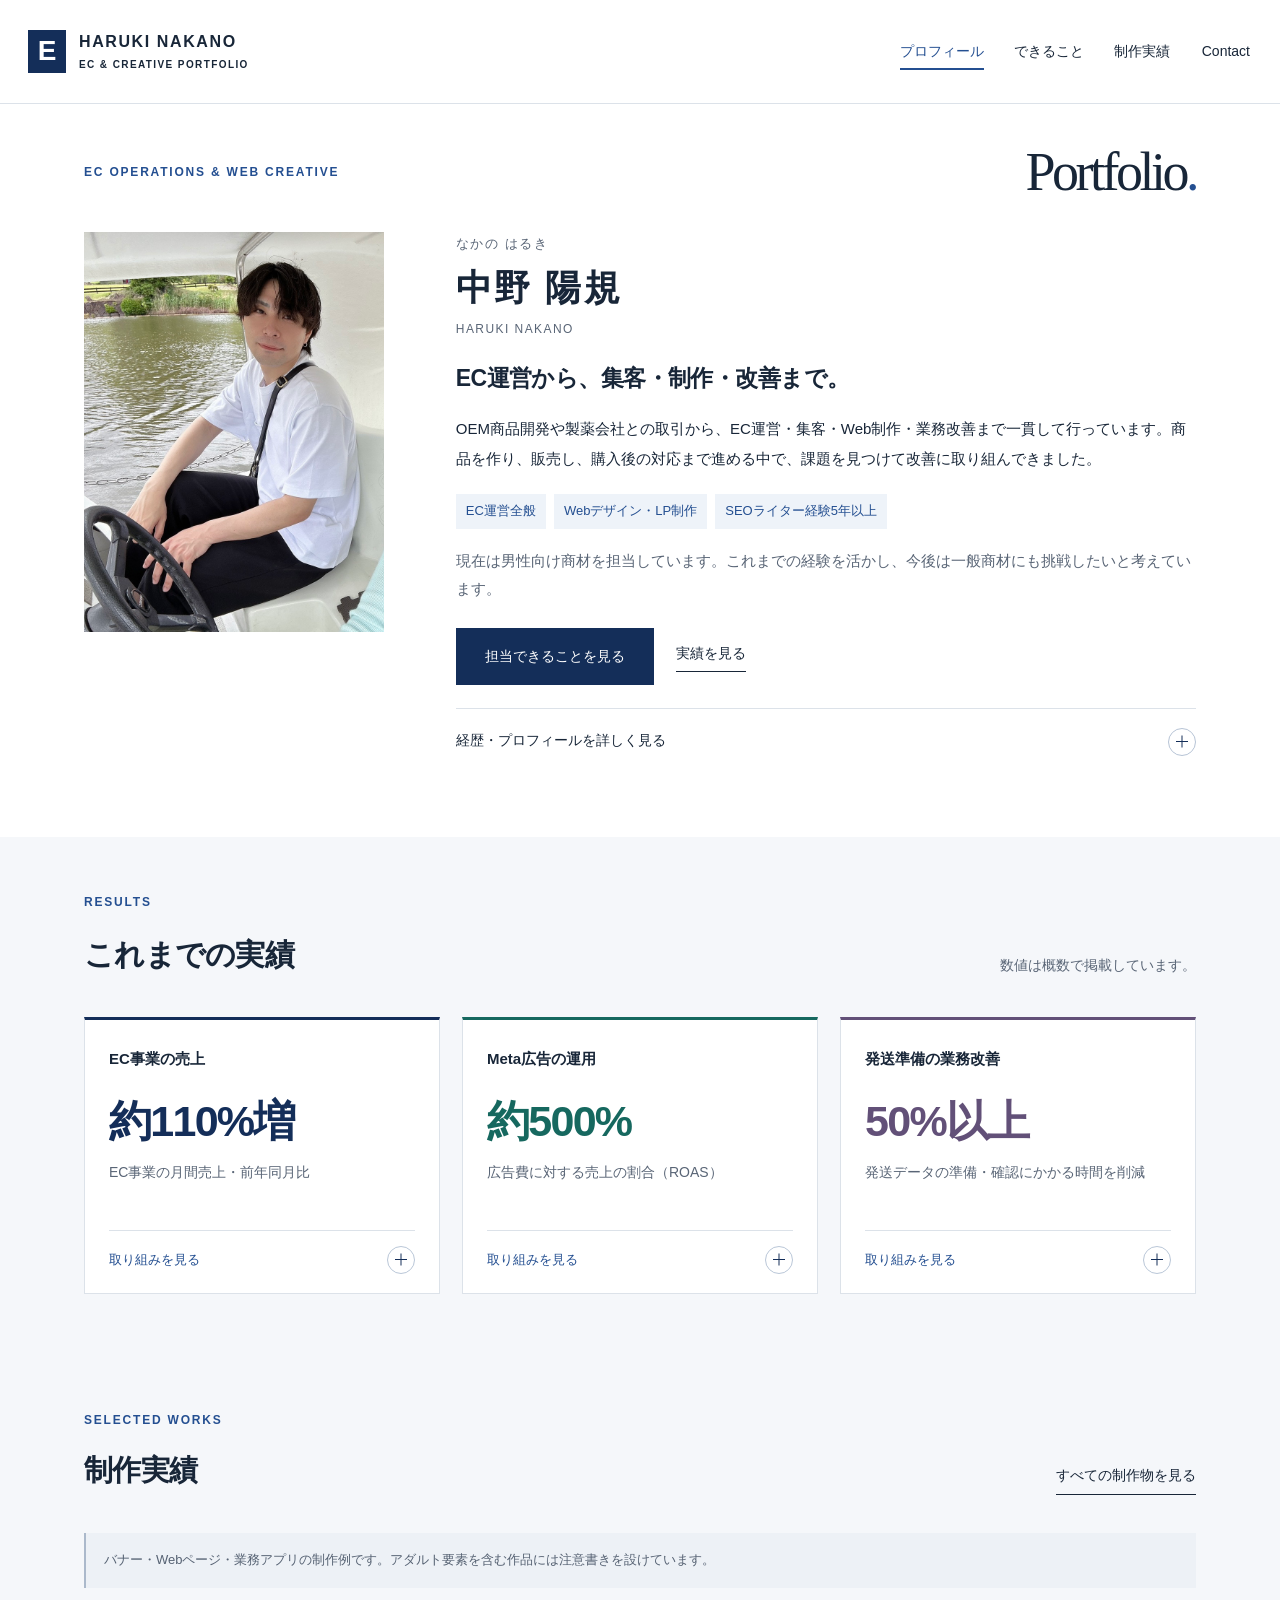
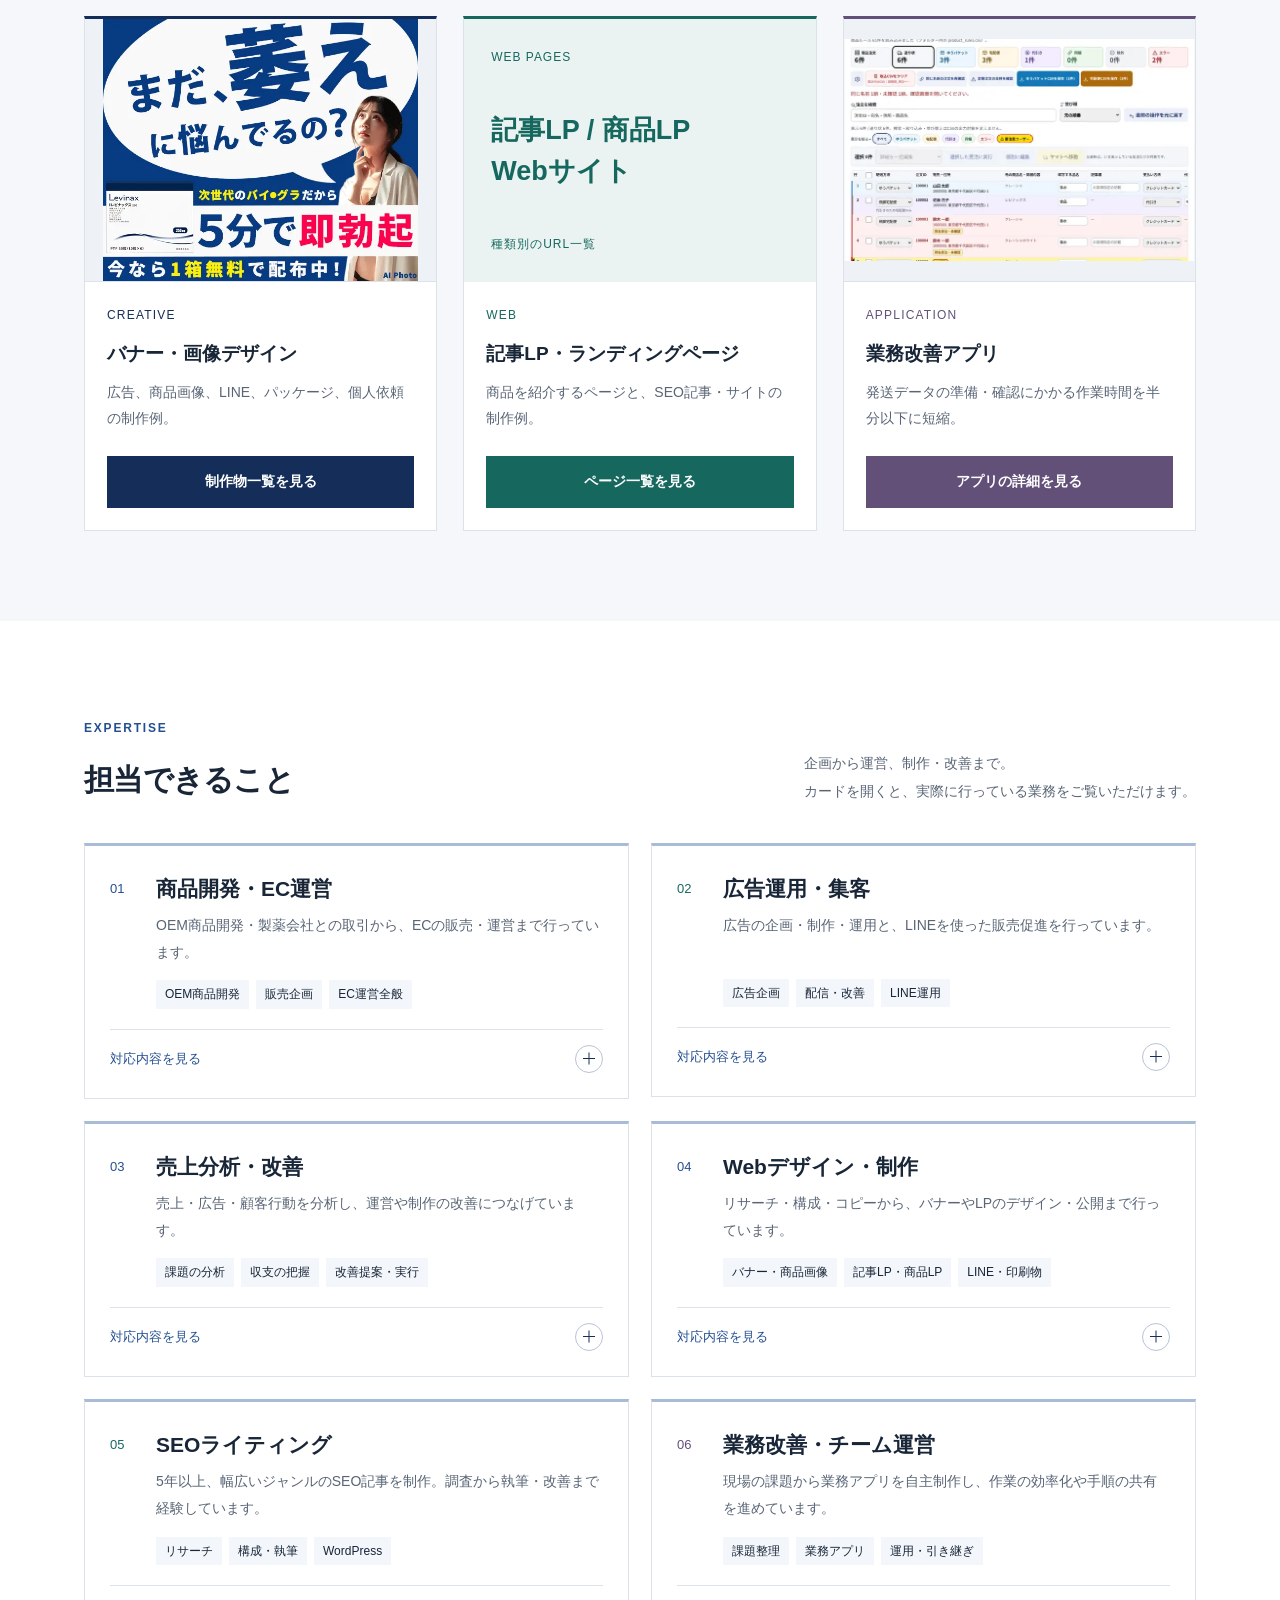
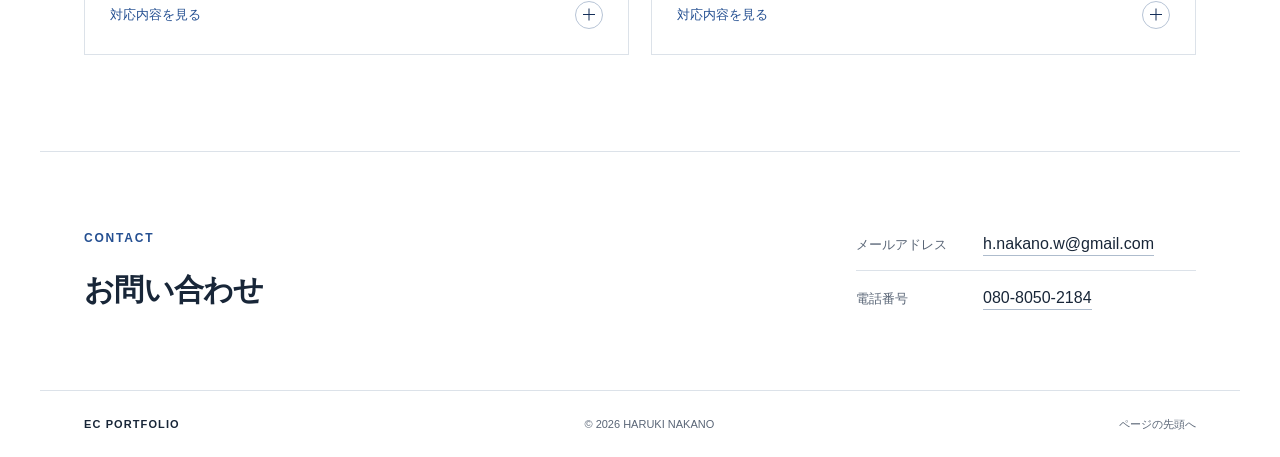
<file: index.html>
<!doctype html><html lang="ja"><head><meta charset="utf-8"><meta name="viewport" content="width=device-width, initial-scale=1"><meta name="description" content="EC運営・広告運用・売上分析・Web制作のポートフォリオ。担当業務と制作実績をご紹介します。"><meta name="robots" content="noindex,nofollow"><title>ポートフォリオ | 中野 陽規</title><link rel="icon" href="data:image/svg+xml,%3Csvg xmlns='http://www.w3.org/2000/svg' viewBox='0 0 32 32'%3E%3Crect width='32' height='32' rx='6' fill='%23142e59'/%3E%3Cpath d='M9 9h14v4H13v3h8v4h-8v3H9z' fill='white'/%3E%3C/svg%3E"><link rel="stylesheet" href="assets/style.css"><script src="data/content.js" defer></script><script src="assets/main.js" defer></script></head><body id="top" data-page="home"><a class="skip" href="#main">本文へスキップ</a><div class="reading-progress" aria-hidden="true"></div><header class="header"><a class="brand" href="index.html" aria-label="トップページ"><span class="brand-mark">E</span><span><span data-name>HARUKI NAKANO</span><span class="brand-sub">EC & CREATIVE PORTFOLIO</span></span></a><nav aria-label="メインナビゲーション"><a data-nav="about" href="index.html#about">プロフィール</a><a data-nav="expertise" href="index.html#expertise">できること</a><a data-nav="works" href="works.html">制作実績</a><a data-nav="contact" class="nav-contact" href="#contact">Contact</a></nav></header><main id="main"><section id="about" class="profile-hero wrap"><div class="profile-heading"><span class="eyebrow">EC OPERATIONS & WEB CREATIVE</span><p class="portfolio-title">Portfolio<span>.</span></p></div><div class="profile-layout"><div class="profile-photo"><img id="profile-photo" src="assets/profile.jpeg" alt="中野 陽規のプロフィール写真" width="836" height="1108"></div><div class="profile-copy"><p class="profile-kana" id="profile-kana"></p><h1 id="profile-name">中野 陽規</h1><p class="roman" data-name></p><p class="profile-lead" id="profile-lead"></p><p class="about-intro" id="intro"></p><div class="profile-highlights" id="profile-highlights"></div><p class="profile-direction" id="profile-direction"></p><div class="hero-buttons"><a class="button" href="#expertise">担当できることを見る</a><a class="text-link" href="#results">実績を見る</a></div><details class="profile-more"><summary>経歴・プロフィールを詳しく見る<span class="accordion-icon" aria-hidden="true"></span></summary><div class="profile-story" id="profile-story"></div><dl class="profile-facts"><div><dt>生年月日</dt><dd id="birthday"></dd></div><div><dt>EC経験</dt><dd id="experience"></dd></div><div><dt>使用ツール・言語</dt><dd id="tools"></dd></div></dl></details></div></div></section><section class="results" id="results"><div class="wrap"><div class="section-heading"><div><span class="eyebrow">RESULTS</span><h2>これまでの実績</h2></div><p>数値は概数で掲載しています。</p></div><div class="result-grid" id="result-cards"></div></div></section><section id="selected-works" class="works-section"><div class="wrap"><div class="section-heading"><div><span class="eyebrow">SELECTED WORKS</span><h2>制作実績</h2></div><a class="text-link" href="works.html">すべての制作物を見る</a></div><p class="content-note">バナー・Webページ・業務アプリの制作例です。アダルト要素を含む作品には注意書きを設けています。</p><div class="work-grid" id="featured"></div></div></section><section id="expertise" class="section wrap"><div class="section-heading"><div><span class="eyebrow">EXPERTISE</span><h2>担当できること</h2></div><p>企画から運営、制作・改善まで。<br>カードを開くと、実際に行っている業務をご覧いただけます。</p></div><div class="expertise-list" id="expertise-list"></div></section></main><section id="contact" class="contact wrap"><div><span class="eyebrow">CONTACT</span><h2>お問い合わせ</h2></div><div class="contact-detail"><div id="email"></div></div></section><footer class="footer wrap"><a class="footer-name" href="index.html">EC PORTFOLIO</a><span>© <span id="year"></span> <span data-name></span></span><a href="#top">ページの先頭へ</a></footer><dialog id="content-dialog" aria-labelledby="content-dialog-title"><form method="dialog"><p class="eyebrow">CONTENT NOTICE</p><h2 id="content-dialog-title">アダルト要素を含む制作物です</h2><p id="content-dialog-message">この画像には性的な表現が含まれる場合があります。表示しますか？</p><div class="dialog-actions"><button value="cancel" autofocus>キャンセル</button><button value="confirm" class="button">この画像を表示する</button></div></form></dialog><noscript><p>制作物とプロフィールを表示するにはJavaScriptを有効にしてください。</p></noscript></body></html>
</file>
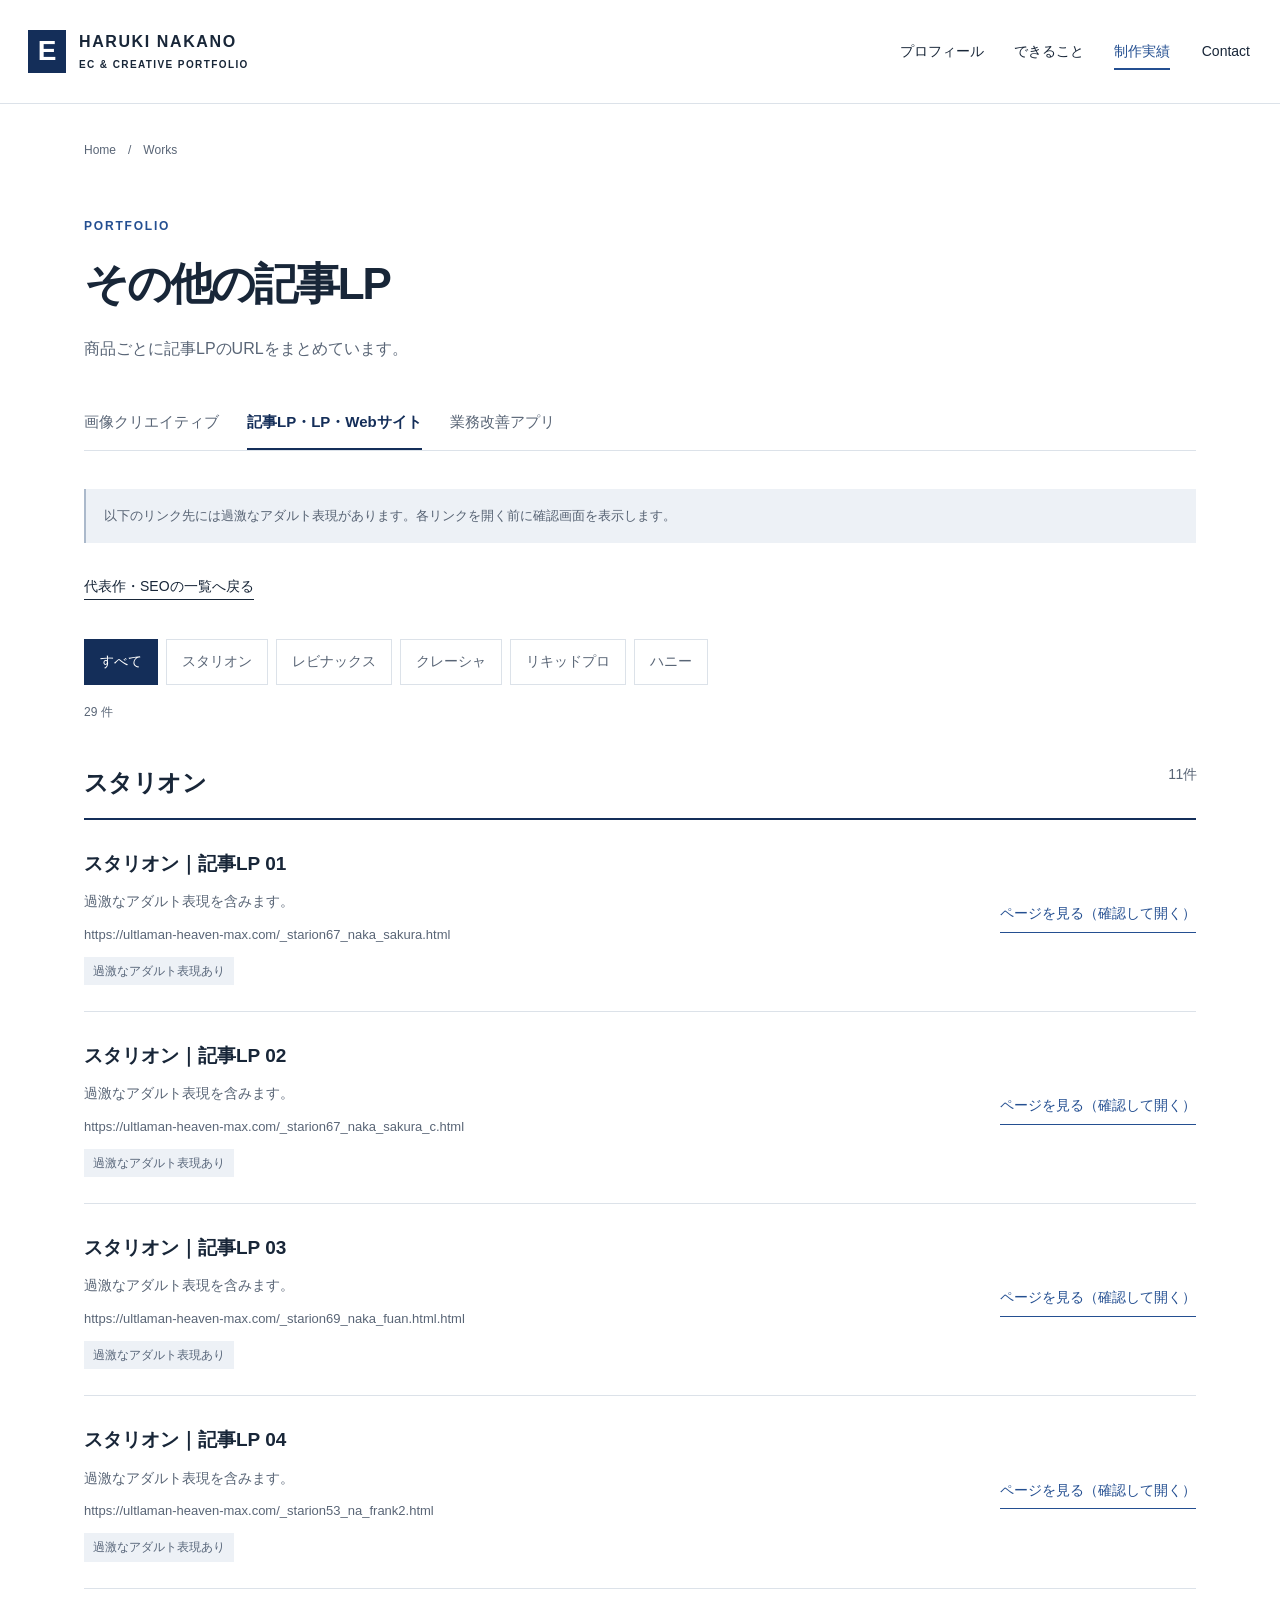
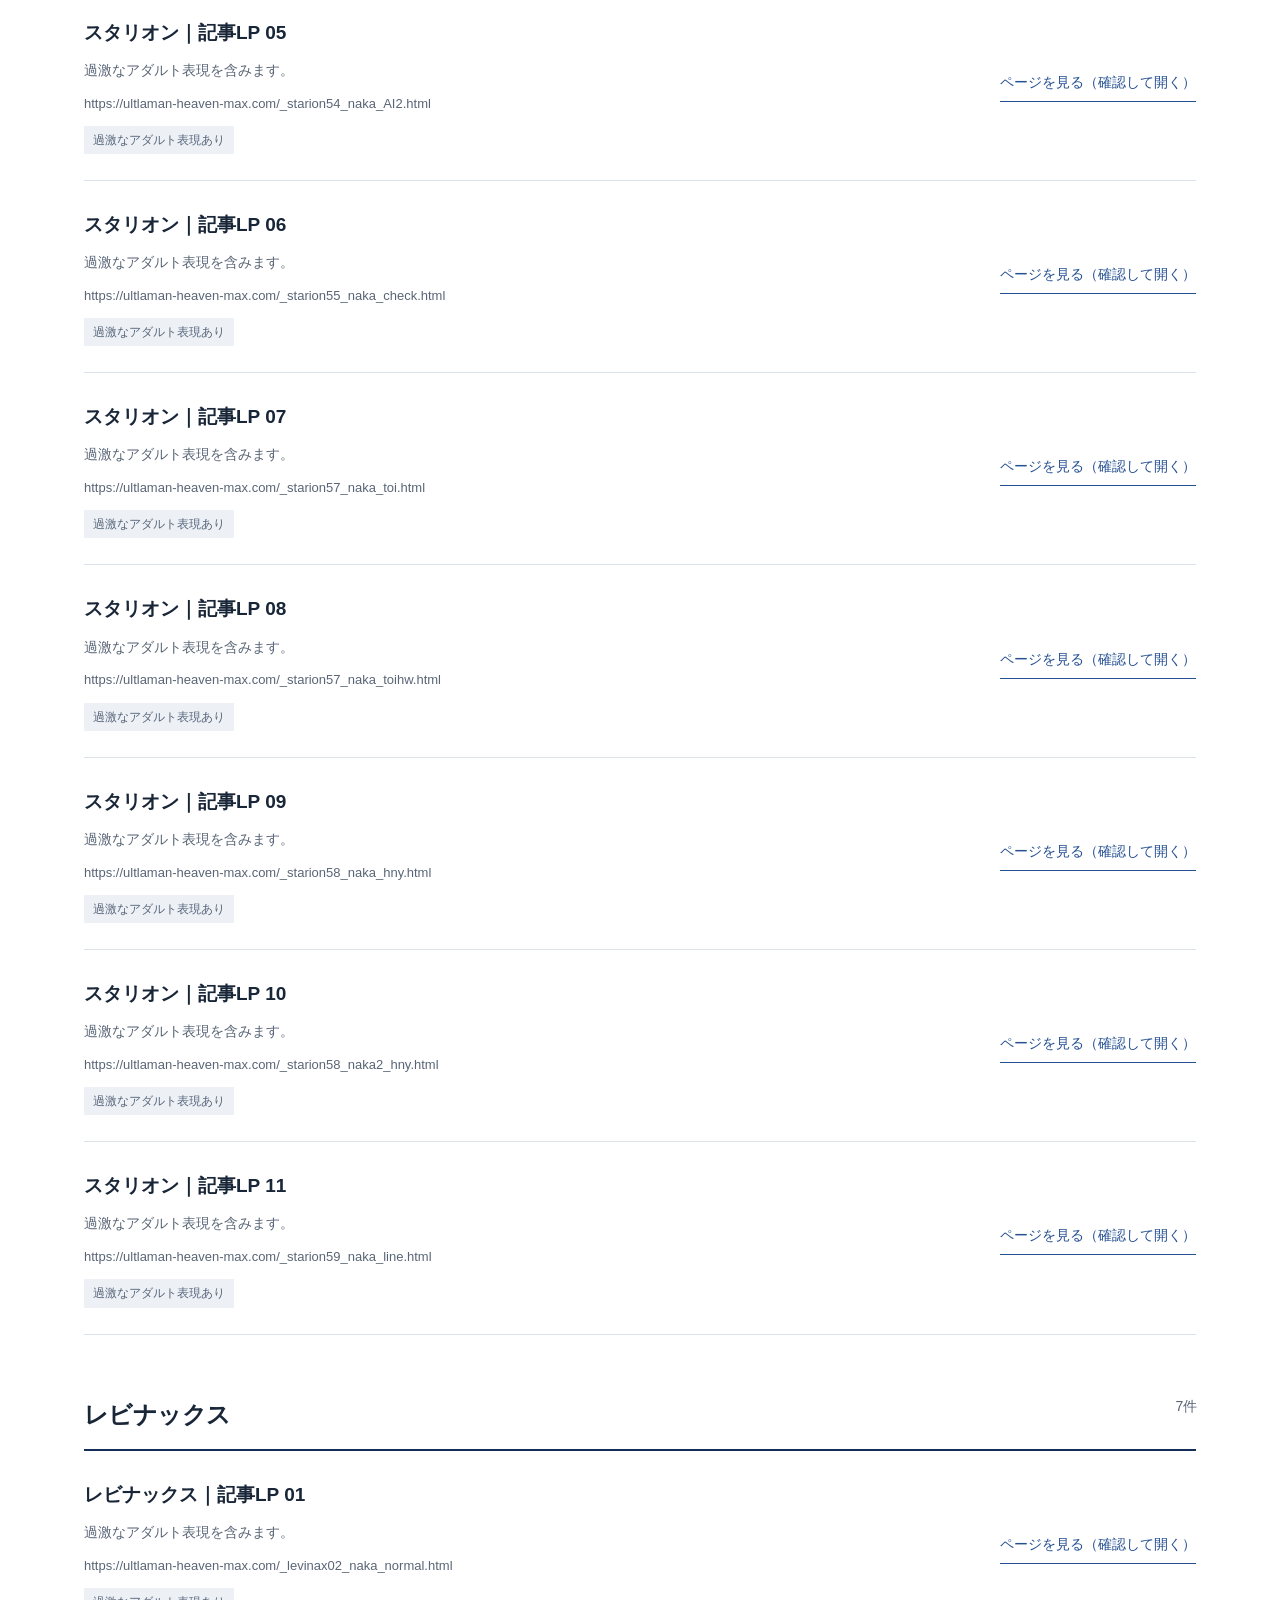
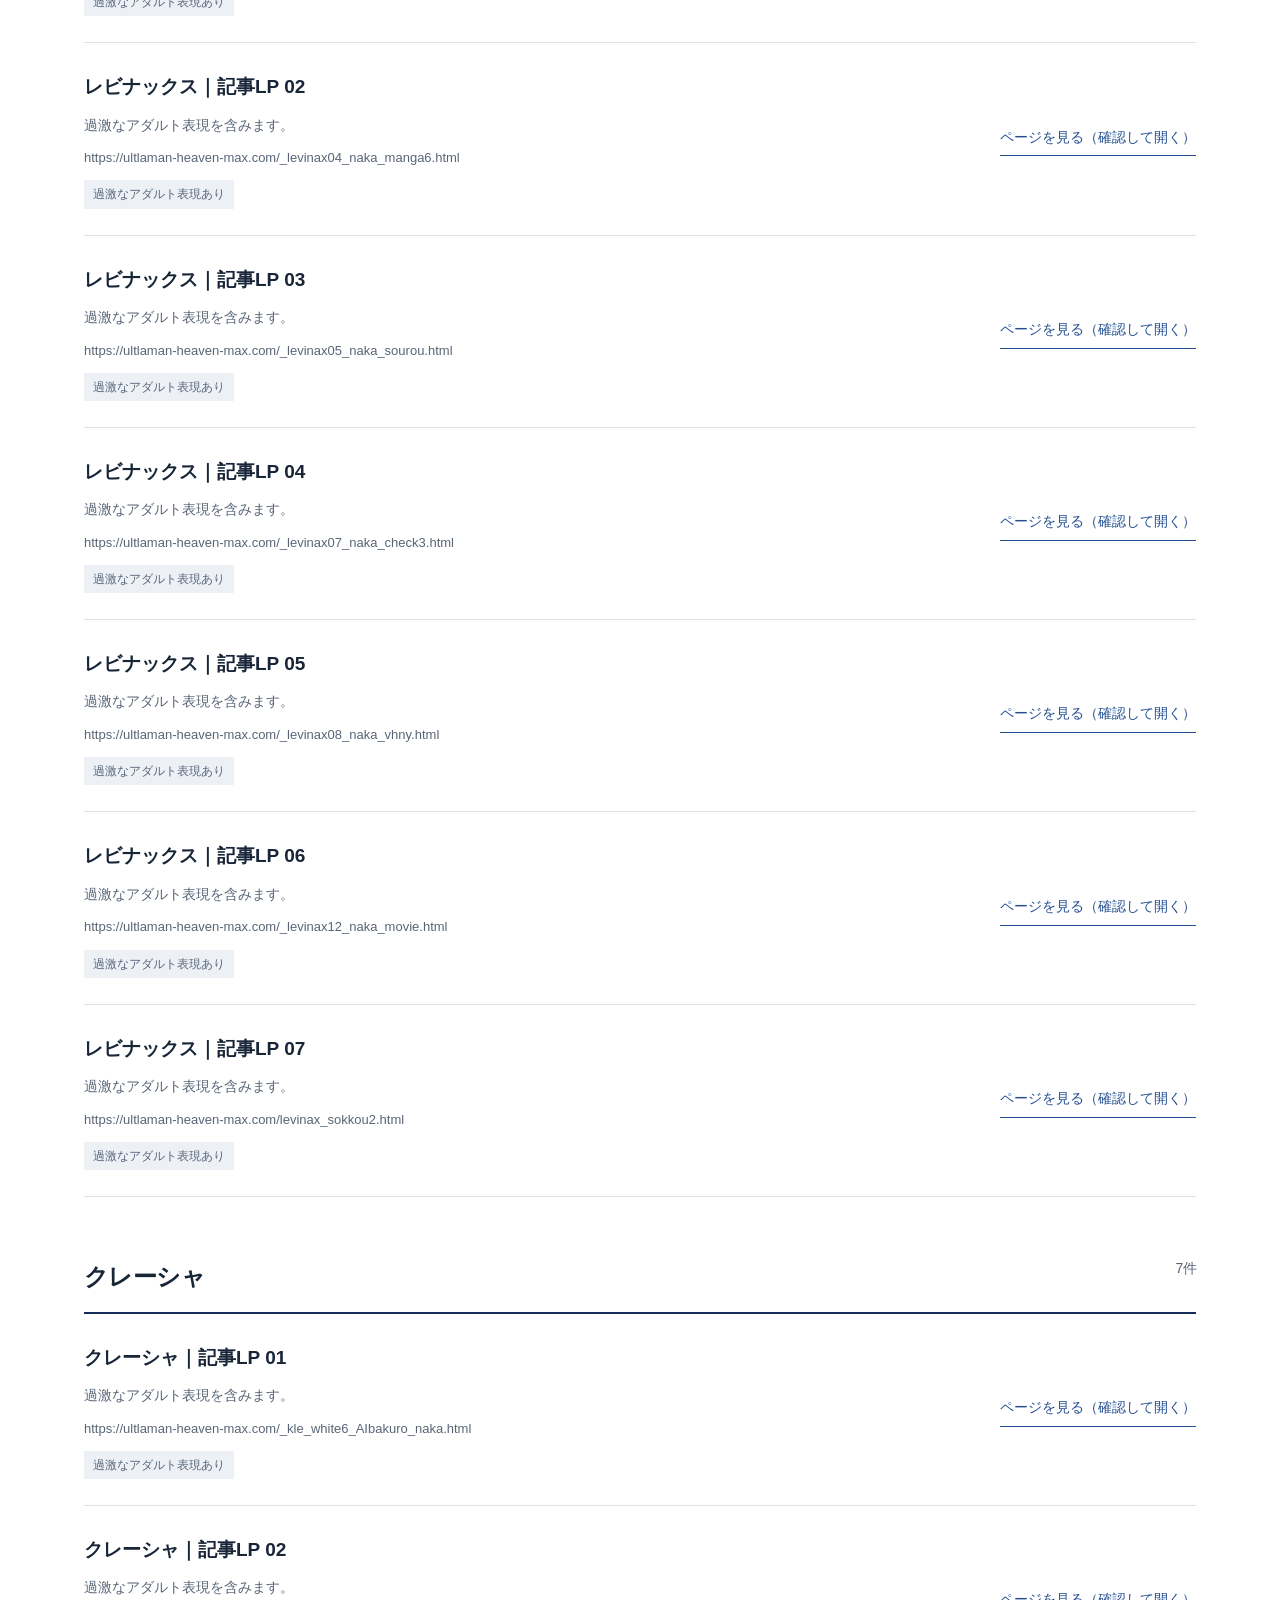
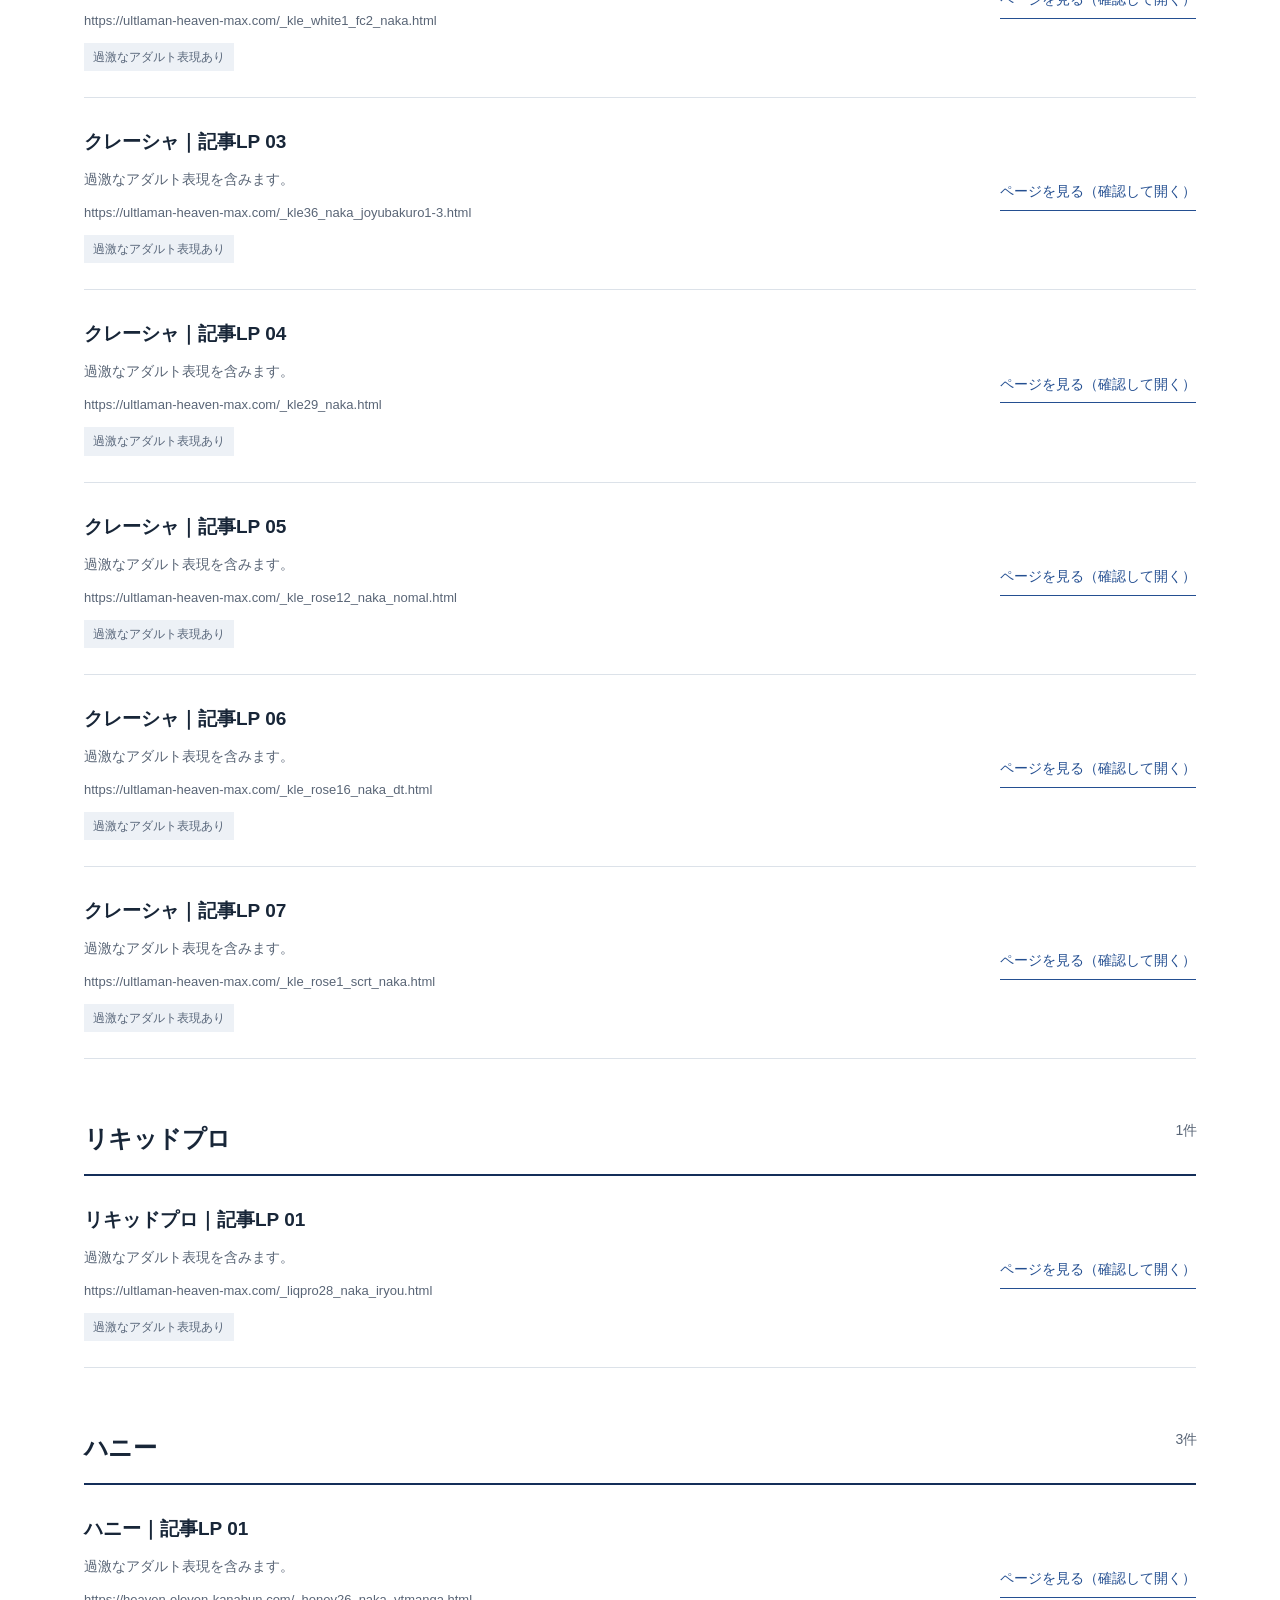
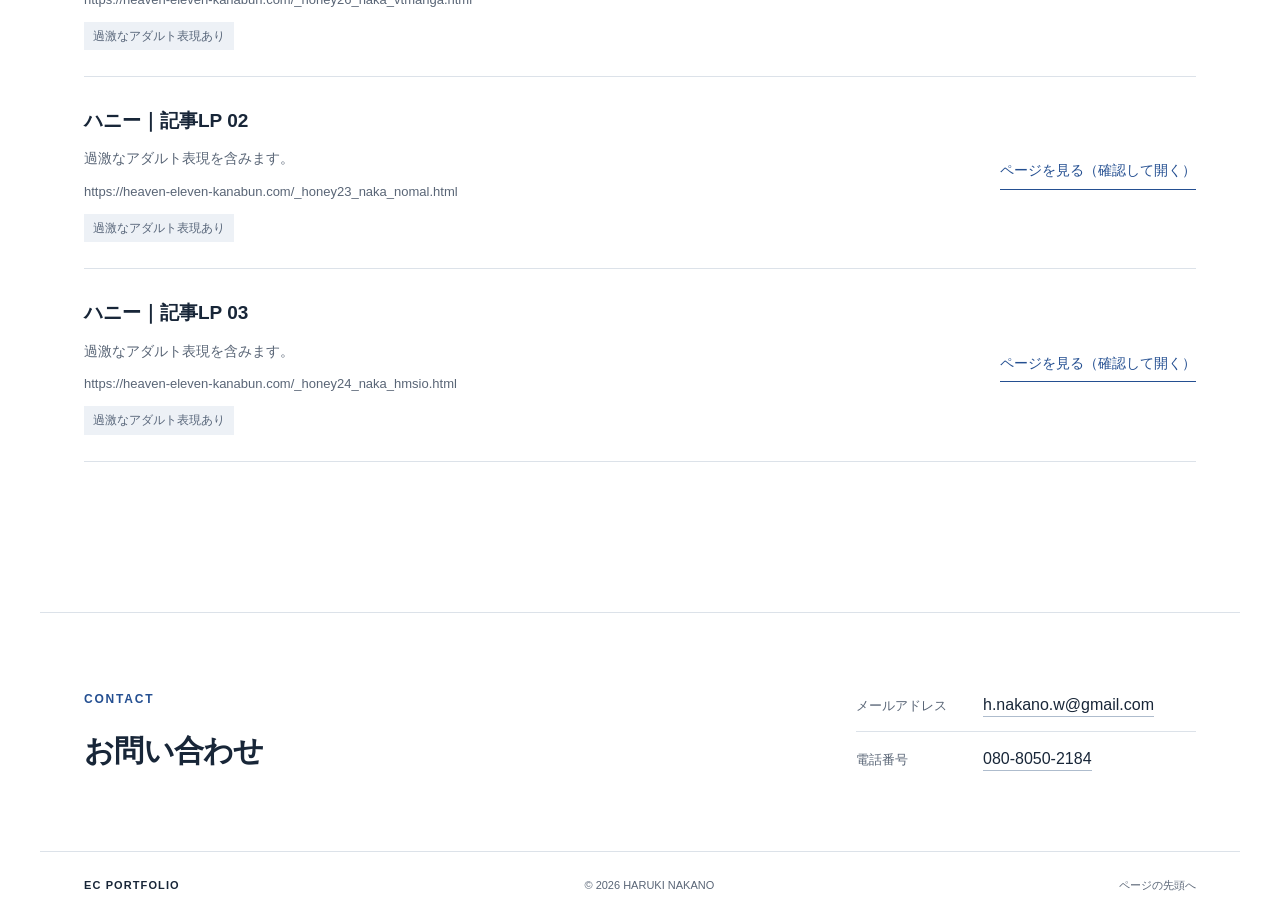
<file: adult-pages.html>
<!doctype html><html lang="ja"><head><meta charset="utf-8"><meta name="viewport" content="width=device-width, initial-scale=1"><meta name="description" content="EC運営・広告運用・売上分析・Web制作のポートフォリオ。担当業務と制作実績をご紹介します。"><meta name="robots" content="noindex,nofollow"><title>その他の記事LP | 中野 陽規</title><link rel="icon" href="data:image/svg+xml,%3Csvg xmlns='http://www.w3.org/2000/svg' viewBox='0 0 32 32'%3E%3Crect width='32' height='32' rx='6' fill='%23142e59'/%3E%3Cpath d='M9 9h14v4H13v3h8v4h-8v3H9z' fill='white'/%3E%3C/svg%3E"><link rel="stylesheet" href="assets/style.css"><script src="data/content.js" defer></script><script src="assets/main.js" defer></script></head><body id="top" data-page="adult-pages"><a class="skip" href="#main">本文へスキップ</a><div class="reading-progress" aria-hidden="true"></div><header class="header"><a class="brand" href="index.html" aria-label="トップページ"><span class="brand-mark">E</span><span><span data-name>HARUKI NAKANO</span><span class="brand-sub">EC & CREATIVE PORTFOLIO</span></span></a><nav aria-label="メインナビゲーション"><a data-nav="about" href="index.html#about">プロフィール</a><a data-nav="expertise" href="index.html#expertise">できること</a><a data-nav="works" href="works.html">制作実績</a><a data-nav="contact" class="nav-contact" href="#contact">Contact</a></nav></header><main id="main" class="wrap archive"><div class="breadcrumb"><a href="index.html">Home</a><span>/</span><a href="works.html">Works</a></div><span class="eyebrow">PORTFOLIO</span><h1>その他の記事LP</h1><p class="page-lead">商品ごとに記事LPのURLをまとめています。</p><nav class="portfolio-tabs" aria-label="制作実績の種類"><a href="works.html">画像クリエイティブ</a><a href="pages.html" aria-current="page">記事LP・LP・Webサイト</a><a href="shipping-tool.html">業務改善アプリ</a></nav><p class="content-note">以下のリンク先には過激なアダルト表現があります。各リンクを開く前に確認画面を表示します。</p><a class="text-link" href="pages.html">代表作・SEOの一覧へ戻る</a><div class="filters" role="group" aria-label="ページカテゴリ" id="page-filters"></div><p class="count" id="page-count" aria-live="polite"></p><div id="page-list"></div></main><section id="contact" class="contact wrap"><div><span class="eyebrow">CONTACT</span><h2>お問い合わせ</h2></div><div class="contact-detail"><div id="email"></div></div></section><footer class="footer wrap"><a class="footer-name" href="index.html">EC PORTFOLIO</a><span>© <span id="year"></span> <span data-name></span></span><a href="#top">ページの先頭へ</a></footer><dialog id="content-dialog" aria-labelledby="content-dialog-title"><form method="dialog"><p class="eyebrow">CONTENT NOTICE</p><h2 id="content-dialog-title">アダルト要素を含む制作物です</h2><p id="content-dialog-message">この画像には性的な表現が含まれる場合があります。表示しますか？</p><div class="dialog-actions"><button value="cancel" autofocus>キャンセル</button><button value="confirm" class="button">この画像を表示する</button></div></form></dialog><noscript><p>制作物とプロフィールを表示するにはJavaScriptを有効にしてください。</p></noscript></body></html>
</file>
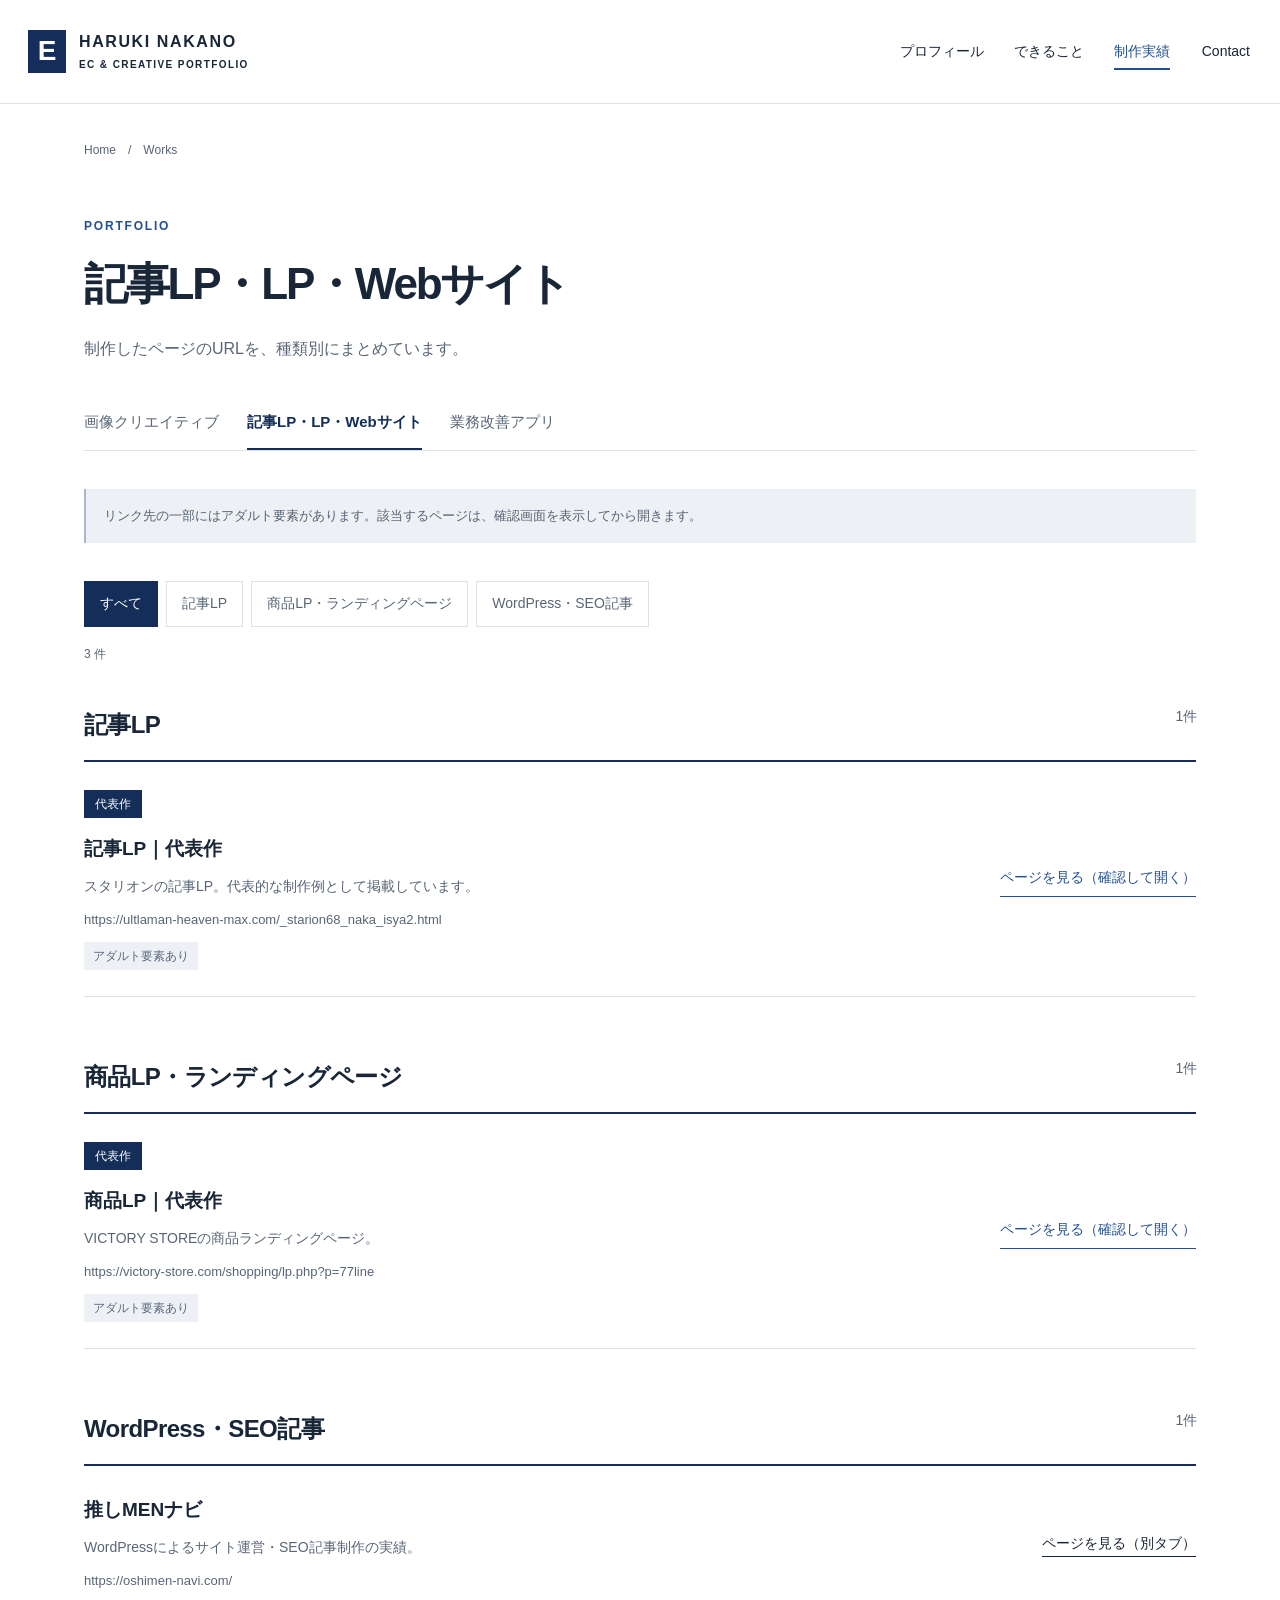
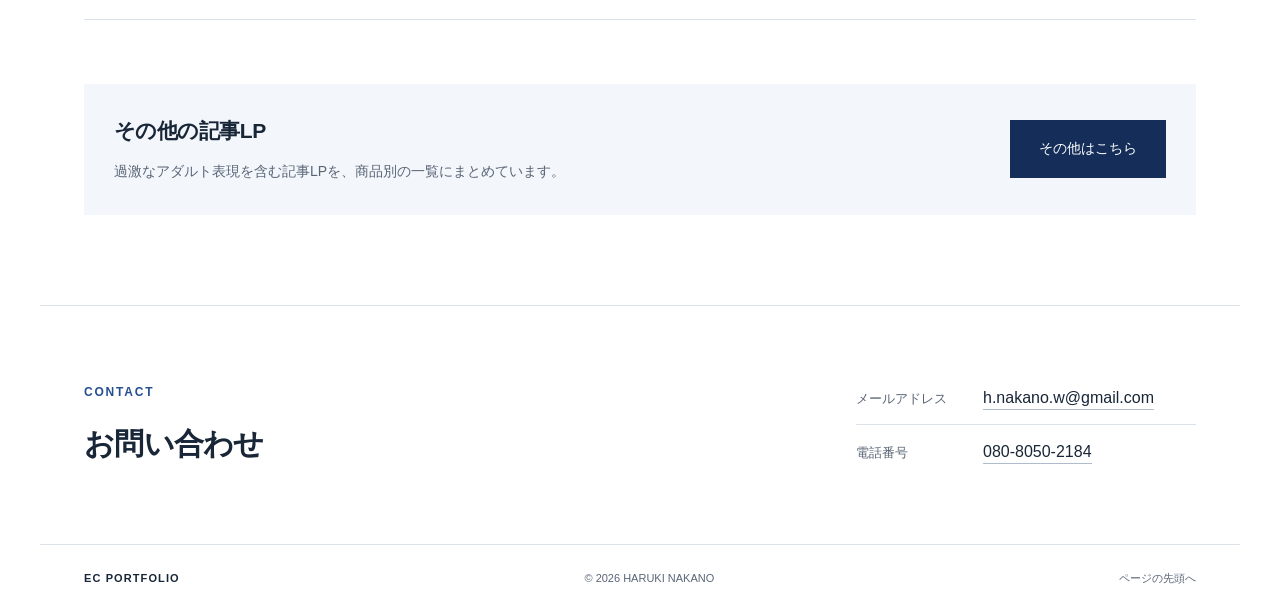
<file: pages.html>
<!doctype html><html lang="ja"><head><meta charset="utf-8"><meta name="viewport" content="width=device-width, initial-scale=1"><meta name="description" content="EC運営・広告運用・売上分析・Web制作のポートフォリオ。担当業務と制作実績をご紹介します。"><meta name="robots" content="noindex,nofollow"><title>記事LP・LP・Webサイト | 中野 陽規</title><link rel="icon" href="data:image/svg+xml,%3Csvg xmlns='http://www.w3.org/2000/svg' viewBox='0 0 32 32'%3E%3Crect width='32' height='32' rx='6' fill='%23142e59'/%3E%3Cpath d='M9 9h14v4H13v3h8v4h-8v3H9z' fill='white'/%3E%3C/svg%3E"><link rel="stylesheet" href="assets/style.css"><script src="data/content.js" defer></script><script src="assets/main.js" defer></script></head><body id="top" data-page="pages"><a class="skip" href="#main">本文へスキップ</a><div class="reading-progress" aria-hidden="true"></div><header class="header"><a class="brand" href="index.html" aria-label="トップページ"><span class="brand-mark">E</span><span><span data-name>HARUKI NAKANO</span><span class="brand-sub">EC & CREATIVE PORTFOLIO</span></span></a><nav aria-label="メインナビゲーション"><a data-nav="about" href="index.html#about">プロフィール</a><a data-nav="expertise" href="index.html#expertise">できること</a><a data-nav="works" href="works.html">制作実績</a><a data-nav="contact" class="nav-contact" href="#contact">Contact</a></nav></header><main id="main" class="wrap archive"><div class="breadcrumb"><a href="index.html">Home</a><span>/</span><a href="works.html">Works</a></div><span class="eyebrow">PORTFOLIO</span><h1>記事LP・LP・Webサイト</h1><p class="page-lead">制作したページのURLを、種類別にまとめています。</p><nav class="portfolio-tabs" aria-label="制作実績の種類"><a href="works.html">画像クリエイティブ</a><a href="pages.html" aria-current="page">記事LP・LP・Webサイト</a><a href="shipping-tool.html">業務改善アプリ</a></nav><p class="content-note">リンク先の一部にはアダルト要素があります。該当するページは、確認画面を表示してから開きます。</p><div class="filters" role="group" aria-label="ページカテゴリ" id="page-filters"></div><p class="count" id="page-count" aria-live="polite"></p><div id="page-list"></div><aside class="other-works"><div><h2>その他の記事LP</h2><p>過激なアダルト表現を含む記事LPを、商品別の一覧にまとめています。</p></div><a class="button" href="adult-pages.html">その他はこちら</a></aside></main><section id="contact" class="contact wrap"><div><span class="eyebrow">CONTACT</span><h2>お問い合わせ</h2></div><div class="contact-detail"><div id="email"></div></div></section><footer class="footer wrap"><a class="footer-name" href="index.html">EC PORTFOLIO</a><span>© <span id="year"></span> <span data-name></span></span><a href="#top">ページの先頭へ</a></footer><dialog id="content-dialog" aria-labelledby="content-dialog-title"><form method="dialog"><p class="eyebrow">CONTENT NOTICE</p><h2 id="content-dialog-title">アダルト要素を含む制作物です</h2><p id="content-dialog-message">この画像には性的な表現が含まれる場合があります。表示しますか？</p><div class="dialog-actions"><button value="cancel" autofocus>キャンセル</button><button value="confirm" class="button">この画像を表示する</button></div></form></dialog><noscript><p>制作物とプロフィールを表示するにはJavaScriptを有効にしてください。</p></noscript></body></html>
</file>
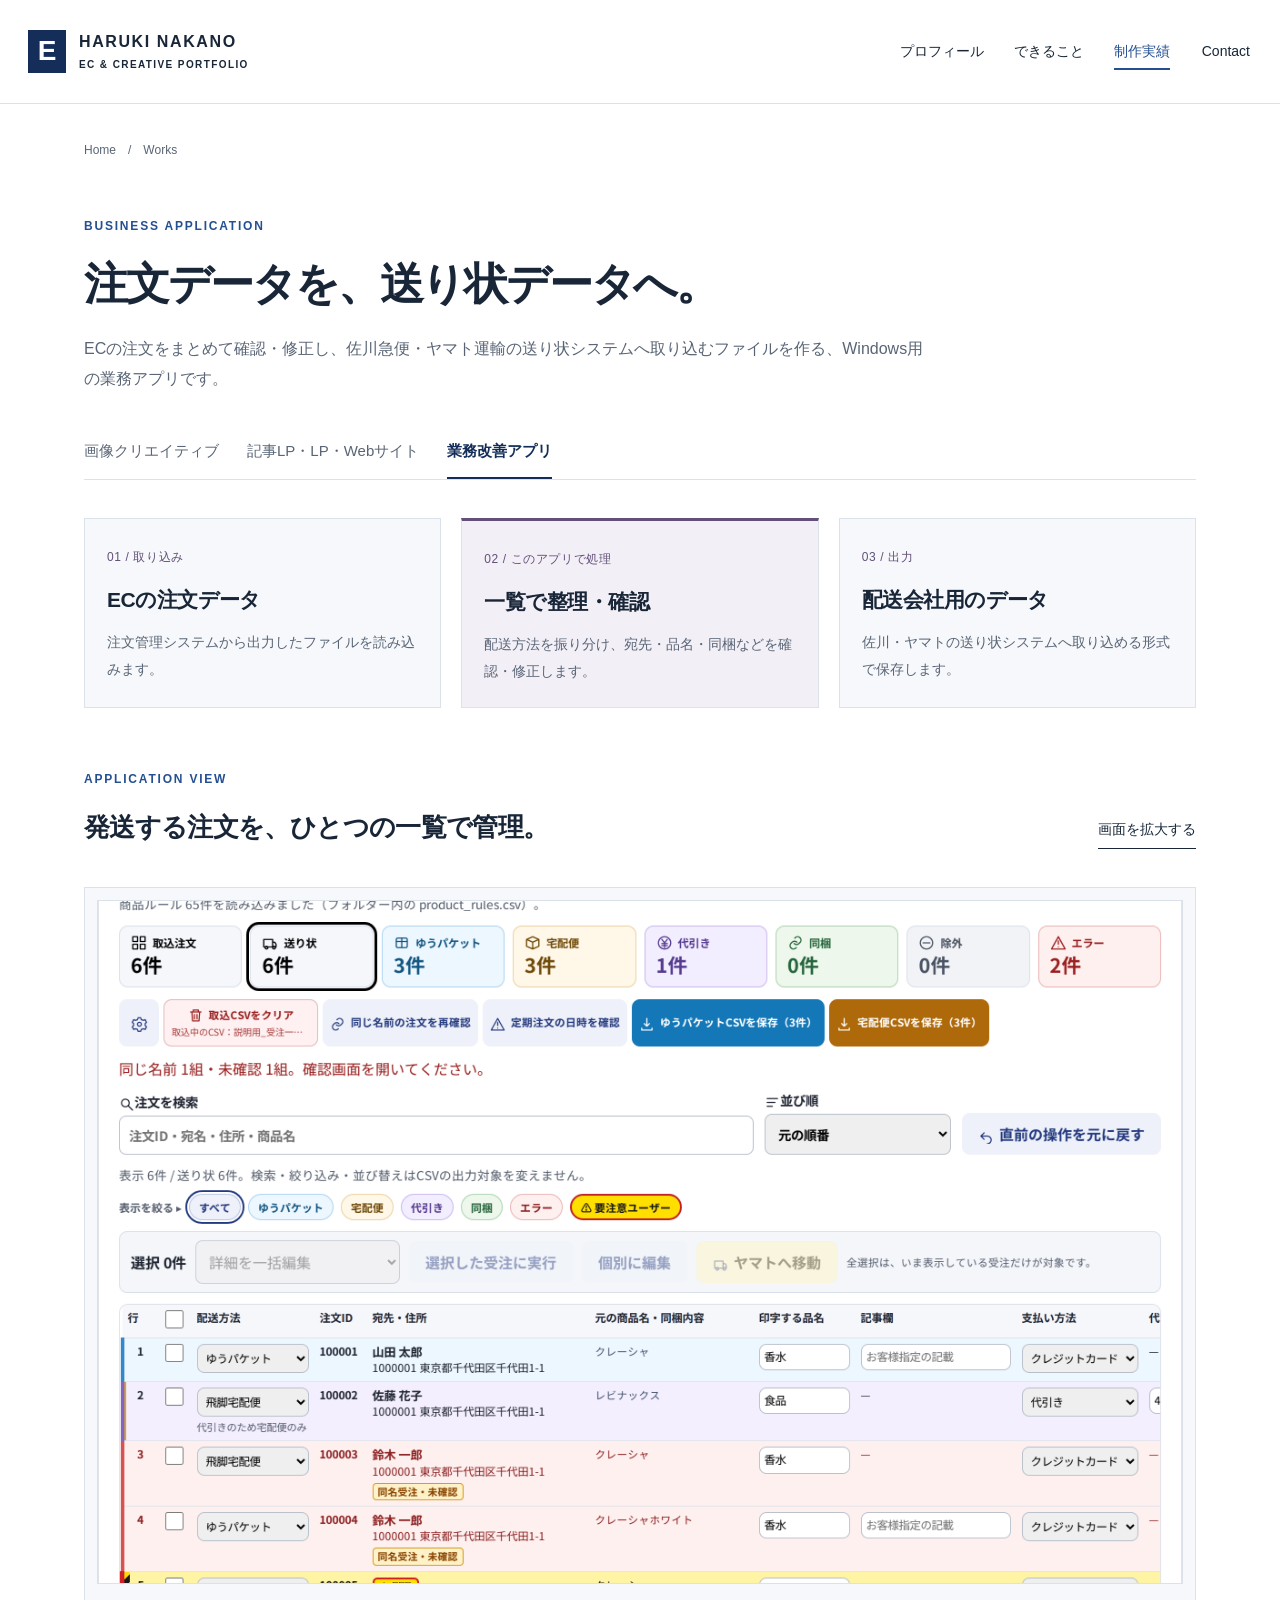
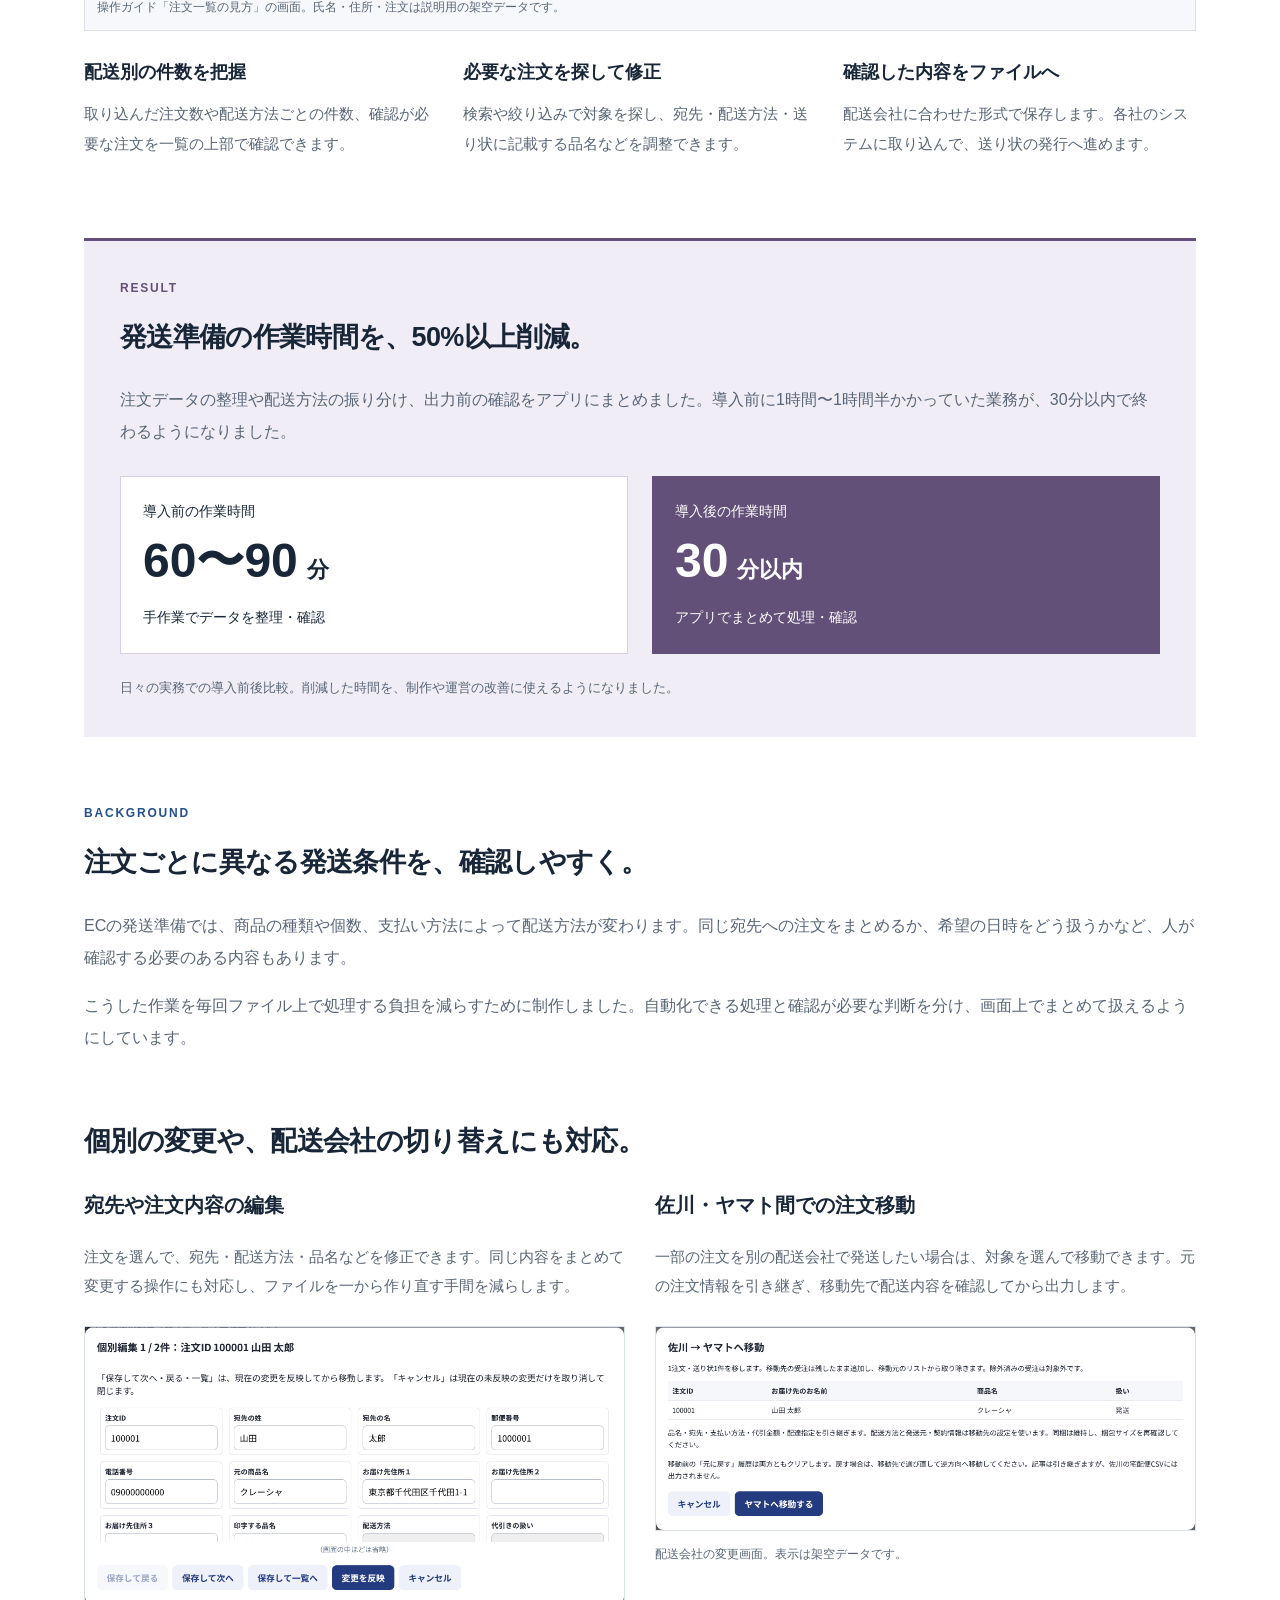
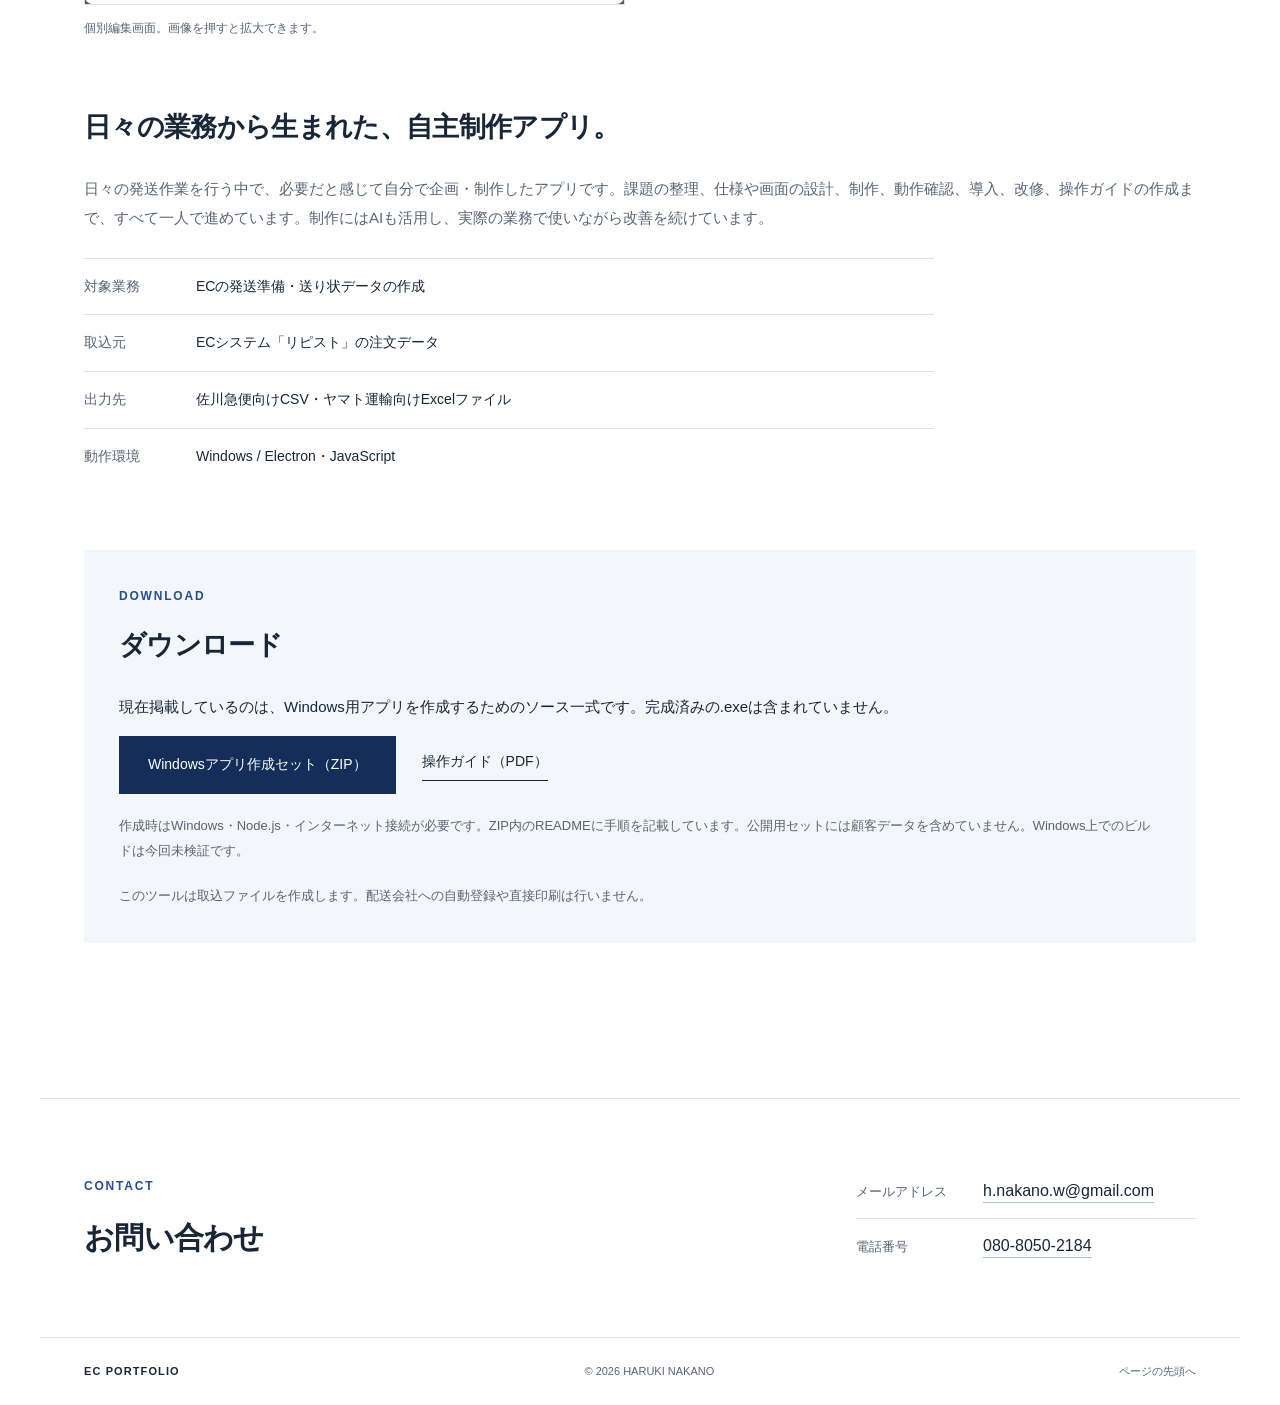
<file: shipping-tool.html>
<!doctype html><html lang="ja"><head><meta charset="utf-8"><meta name="viewport" content="width=device-width, initial-scale=1"><meta name="description" content="EC運営・広告運用・売上分析・Web制作のポートフォリオ。担当業務と制作実績をご紹介します。"><meta name="robots" content="noindex,nofollow"><title>配送データ変換ツール | 中野 陽規</title><link rel="icon" href="data:image/svg+xml,%3Csvg xmlns='http://www.w3.org/2000/svg' viewBox='0 0 32 32'%3E%3Crect width='32' height='32' rx='6' fill='%23142e59'/%3E%3Cpath d='M9 9h14v4H13v3h8v4h-8v3H9z' fill='white'/%3E%3C/svg%3E"><link rel="stylesheet" href="assets/style.css"><script src="data/content.js" defer></script><script src="assets/main.js" defer></script></head><body id="top" data-page="app"><a class="skip" href="#main">本文へスキップ</a><div class="reading-progress" aria-hidden="true"></div><header class="header"><a class="brand" href="index.html" aria-label="トップページ"><span class="brand-mark">E</span><span><span data-name>HARUKI NAKANO</span><span class="brand-sub">EC & CREATIVE PORTFOLIO</span></span></a><nav aria-label="メインナビゲーション"><a data-nav="about" href="index.html#about">プロフィール</a><a data-nav="expertise" href="index.html#expertise">できること</a><a data-nav="works" href="works.html">制作実績</a><a data-nav="contact" class="nav-contact" href="#contact">Contact</a></nav></header><main id="main" class="wrap archive"><div class="breadcrumb"><a href="index.html">Home</a><span>/</span><a href="works.html">Works</a></div><span class="eyebrow">BUSINESS APPLICATION</span><h1>注文データを、送り状データへ。</h1><p class="page-lead">ECの注文をまとめて確認・修正し、佐川急便・ヤマト運輸の送り状システムへ取り込むファイルを作る、Windows用の業務アプリです。</p><nav class="portfolio-tabs" aria-label="制作実績の種類"><a href="works.html">画像クリエイティブ</a><a href="pages.html">記事LP・LP・Webサイト</a><a href="shipping-tool.html" aria-current="page">業務改善アプリ</a></nav><ol class="app-purpose"><li><span>01 / 取り込み</span><h2>ECの注文データ</h2><p>注文管理システムから出力したファイルを読み込みます。</p></li><li><span>02 / このアプリで処理</span><h2>一覧で整理・確認</h2><p>配送方法を振り分け、宛先・品名・同梱などを確認・修正します。</p></li><li><span>03 / 出力</span><h2>配送会社用のデータ</h2><p>佐川・ヤマトの送り状システムへ取り込める形式で保存します。</p></li></ol><section class="app-overview"><div class="section-heading"><div><span class="eyebrow">APPLICATION VIEW</span><h2>発送する注文を、ひとつの一覧で管理。</h2></div><a class="text-link" href="assets/shipping-orders.png" target="_blank" rel="noopener">画面を拡大する</a></div><figure class="app-screen"><a href="assets/shipping-orders.png" target="_blank" rel="noopener"><img src="assets/shipping-orders.png" alt="注文一覧画面。上部に配送方法別の件数と保存ボタン、中央に検索と絞り込み、下部に配送方法・宛先・商品名を編集できる注文表が並んでいます。"></a><figcaption>操作ガイド「注文一覧の見方」の画面。氏名・住所・注文は説明用の架空データです。</figcaption></figure><div class="screen-callouts"><article><h3>配送別の件数を把握</h3><p>取り込んだ注文数や配送方法ごとの件数、確認が必要な注文を一覧の上部で確認できます。</p></article><article><h3>必要な注文を探して修正</h3><p>検索や絞り込みで対象を探し、宛先・配送方法・送り状に記載する品名などを調整できます。</p></article><article><h3>確認した内容をファイルへ</h3><p>配送会社に合わせた形式で保存します。各社のシステムに取り込んで、送り状の発行へ進めます。</p></article></div></section><section class="app-impact app-section"><div><span class="eyebrow">RESULT</span><h2>発送準備の作業時間を、50%以上削減。</h2><p>注文データの整理や配送方法の振り分け、出力前の確認をアプリにまとめました。導入前に1時間〜1時間半かかっていた業務が、30分以内で終わるようになりました。</p></div><div class="time-comparison"><div><span>導入前の作業時間</span><strong>60〜90<small>分</small></strong><p>手作業でデータを整理・確認</p></div><div><span>導入後の作業時間</span><strong>30<small>分以内</small></strong><p>アプリでまとめて処理・確認</p></div></div><p class="impact-note">日々の実務での導入前後比較。削減した時間を、制作や運営の改善に使えるようになりました。</p></section><section class="app-section app-background"><span class="eyebrow">BACKGROUND</span><h2>注文ごとに異なる発送条件を、確認しやすく。</h2><p>ECの発送準備では、商品の種類や個数、支払い方法によって配送方法が変わります。同じ宛先への注文をまとめるか、希望の日時をどう扱うかなど、人が確認する必要のある内容もあります。</p><p>こうした作業を毎回ファイル上で処理する負担を減らすために制作しました。自動化できる処理と確認が必要な判断を分け、画面上でまとめて扱えるようにしています。</p></section><section class="app-section"><h2>個別の変更や、配送会社の切り替えにも対応。</h2><div class="app-detail-screens"><article><h3>宛先や注文内容の編集</h3><p>注文を選んで、宛先・配送方法・品名などを修正できます。同じ内容をまとめて変更する操作にも対応し、ファイルを一から作り直す手間を減らします。</p><figure class="app-screen"><a href="assets/shipping-edit.png" target="_blank" rel="noopener"><img src="assets/shipping-edit.png" alt="選択した注文の宛先・電話番号・商品情報を編集する画面" loading="lazy"></a><figcaption>個別編集画面。画像を押すと拡大できます。</figcaption></figure></article><article><h3>佐川・ヤマト間での注文移動</h3><p>一部の注文を別の配送会社で発送したい場合は、対象を選んで移動できます。元の注文情報を引き継ぎ、移動先で配送内容を確認してから出力します。</p><figure class="app-screen"><a href="assets/shipping-transfer.png" target="_blank" rel="noopener"><img src="assets/shipping-transfer.png" alt="選択した注文を別の配送会社の一覧へ移動する前の確認画面" loading="lazy"></a><figcaption>配送会社の変更画面。表示は架空データです。</figcaption></figure></article></div></section><section class="app-section app-role"><h2>日々の業務から生まれた、自主制作アプリ。</h2><p>日々の発送作業を行う中で、必要だと感じて自分で企画・制作したアプリです。課題の整理、仕様や画面の設計、制作、動作確認、導入、改修、操作ガイドの作成まで、すべて一人で進めています。制作にはAIも活用し、実際の業務で使いながら改善を続けています。</p><dl><div><dt>対象業務</dt><dd>ECの発送準備・送り状データの作成</dd></div><div><dt>取込元</dt><dd>ECシステム「リピスト」の注文データ</dd></div><div><dt>出力先</dt><dd>佐川急便向けCSV・ヤマト運輸向けExcelファイル</dd></div><div><dt>動作環境</dt><dd>Windows / Electron・JavaScript</dd></div></dl></section><section class="app-section download-panel" id="download"><span class="eyebrow">DOWNLOAD</span><h2>ダウンロード</h2><p>現在掲載しているのは、Windows用アプリを作成するためのソース一式です。完成済みの.exeは含まれていません。</p><div class="hero-buttons"><a class="button" href="downloads/shipping-converter-source-v2.5.0.zip" download>Windowsアプリ作成セット（ZIP）</a><a class="text-link" href="downloads/shipping-guide.pdf" download>操作ガイド（PDF）</a></div><p class="download-note">作成時はWindows・Node.js・インターネット接続が必要です。ZIP内のREADMEに手順を記載しています。公開用セットには顧客データを含めていません。Windows上でのビルドは今回未検証です。</p><p class="download-note">このツールは取込ファイルを作成します。配送会社への自動登録や直接印刷は行いません。</p></section></main><section id="contact" class="contact wrap"><div><span class="eyebrow">CONTACT</span><h2>お問い合わせ</h2></div><div class="contact-detail"><div id="email"></div></div></section><footer class="footer wrap"><a class="footer-name" href="index.html">EC PORTFOLIO</a><span>© <span id="year"></span> <span data-name></span></span><a href="#top">ページの先頭へ</a></footer><dialog id="content-dialog" aria-labelledby="content-dialog-title"><form method="dialog"><p class="eyebrow">CONTENT NOTICE</p><h2 id="content-dialog-title">アダルト要素を含む制作物です</h2><p id="content-dialog-message">この画像には性的な表現が含まれる場合があります。表示しますか？</p><div class="dialog-actions"><button value="cancel" autofocus>キャンセル</button><button value="confirm" class="button">この画像を表示する</button></div></form></dialog><noscript><p>制作物とプロフィールを表示するにはJavaScriptを有効にしてください。</p></noscript></body></html>
</file>
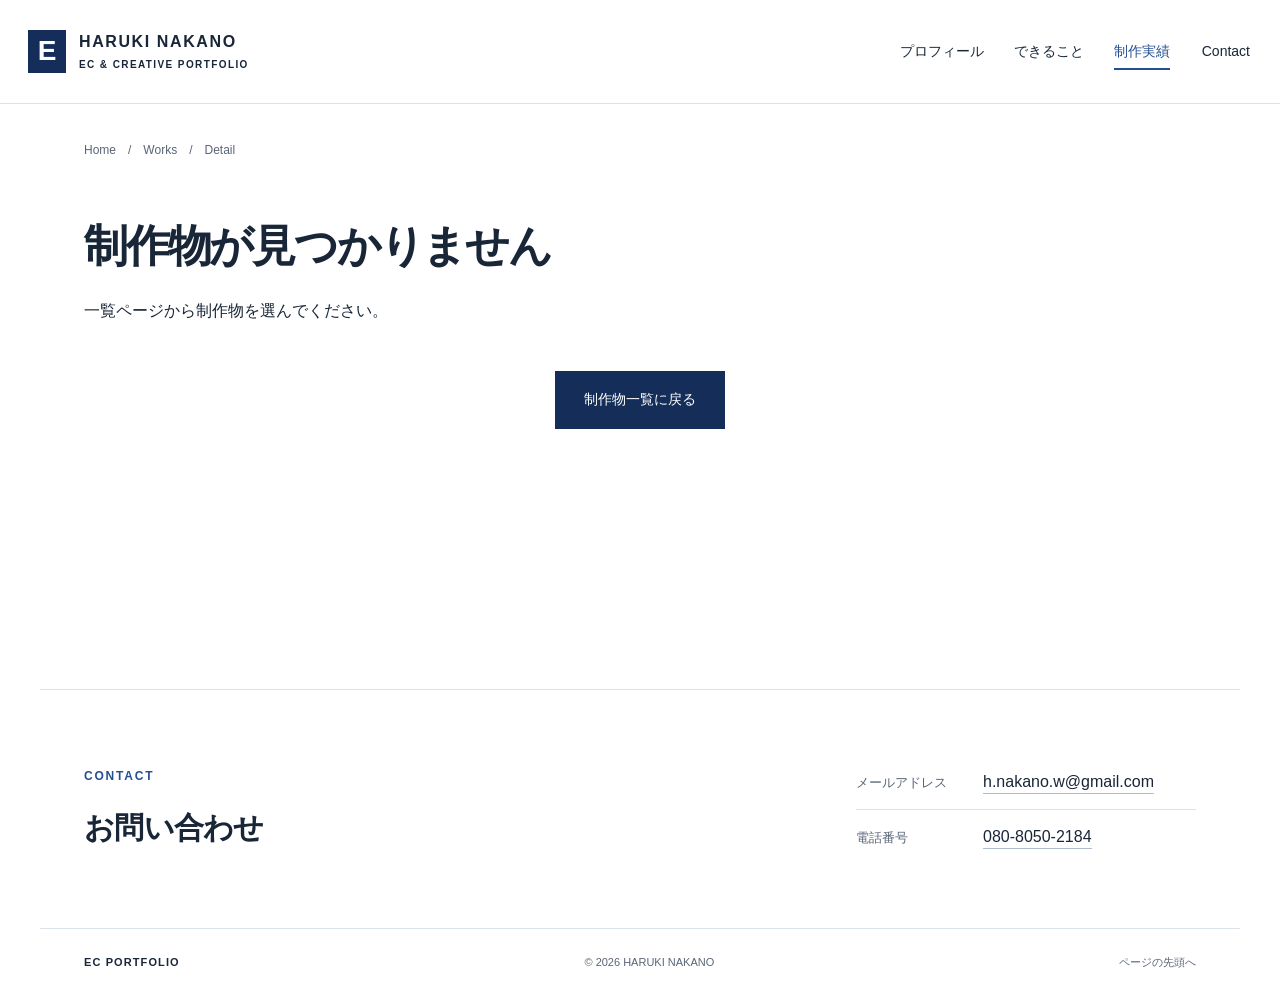
<file: work.html>
<!doctype html><html lang="ja"><head><meta charset="utf-8"><meta name="viewport" content="width=device-width, initial-scale=1"><meta name="description" content="EC運営・広告運用・売上分析・Web制作のポートフォリオ。担当業務と制作実績をご紹介します。"><meta name="robots" content="noindex,nofollow"><title>ポートフォリオ | 中野 陽規</title><link rel="icon" href="data:image/svg+xml,%3Csvg xmlns='http://www.w3.org/2000/svg' viewBox='0 0 32 32'%3E%3Crect width='32' height='32' rx='6' fill='%23142e59'/%3E%3Cpath d='M9 9h14v4H13v3h8v4h-8v3H9z' fill='white'/%3E%3C/svg%3E"><link rel="stylesheet" href="assets/style.css"><script src="data/content.js" defer></script><script src="assets/main.js" defer></script></head><body id="top" data-page="detail"><a class="skip" href="#main">本文へスキップ</a><div class="reading-progress" aria-hidden="true"></div><header class="header"><a class="brand" href="index.html" aria-label="トップページ"><span class="brand-mark">E</span><span><span data-name>HARUKI NAKANO</span><span class="brand-sub">EC & CREATIVE PORTFOLIO</span></span></a><nav aria-label="メインナビゲーション"><a data-nav="about" href="index.html#about">プロフィール</a><a data-nav="expertise" href="index.html#expertise">できること</a><a data-nav="works" href="works.html">制作実績</a><a data-nav="contact" class="nav-contact" href="#contact">Contact</a></nav></header><main id="main" class="wrap detail"><div class="breadcrumb"><a href="index.html">Home</a><span>/</span><a href="works.html">Works</a><span>/</span><span>Detail</span></div><div id="work-detail"></div><div class="back"><a class="button" href="works.html">制作物一覧に戻る</a></div></main><section id="contact" class="contact wrap"><div><span class="eyebrow">CONTACT</span><h2>お問い合わせ</h2></div><div class="contact-detail"><div id="email"></div></div></section><footer class="footer wrap"><a class="footer-name" href="index.html">EC PORTFOLIO</a><span>© <span id="year"></span> <span data-name></span></span><a href="#top">ページの先頭へ</a></footer><dialog id="content-dialog" aria-labelledby="content-dialog-title"><form method="dialog"><p class="eyebrow">CONTENT NOTICE</p><h2 id="content-dialog-title">アダルト要素を含む制作物です</h2><p id="content-dialog-message">この画像には性的な表現が含まれる場合があります。表示しますか？</p><div class="dialog-actions"><button value="cancel" autofocus>キャンセル</button><button value="confirm" class="button">この画像を表示する</button></div></form></dialog><noscript><p>制作物とプロフィールを表示するにはJavaScriptを有効にしてください。</p></noscript></body></html>
</file>
<file: assets/style.css>
:root{--ink:#182638;--muted:#596576;--blue:#244f91;--line:#dce2e9;--light:#f3f6fa;--navy:#142e59}*{box-sizing:border-box}html{scroll-behavior:smooth;scroll-padding-top:100px}body{margin:0;background:#fff;color:var(--ink);font-family:"Noto Sans JP","Hiragino Kaku Gothic ProN","Yu Gothic",Meiryo,sans-serif;line-height:1.85;font-size:16px}a{color:inherit;text-decoration:none}button{font:inherit;cursor:pointer}a,button{touch-action:manipulation}a:focus-visible,button:focus-visible{outline:3px solid #477ac5;outline-offset:5px}a:hover{color:var(--blue)}.wrap{max-width:1200px;margin:auto;padding-left:44px;padding-right:44px}.header{min-height:104px;max-width:1440px;margin:auto;padding:24px 44px;display:flex;justify-content:space-between;align-items:center;border-bottom:1px solid var(--line);gap:24px}.brand{display:flex;align-items:center;gap:13px;font-size:16px;font-weight:750;letter-spacing:.1em;line-height:1.3}.brand-mark{display:grid;place-items:center;width:38px;height:43px;background:var(--navy);color:white;font-size:28px;font-weight:600;letter-spacing:0}.brand-sub{display:block;font-size:10px;letter-spacing:.14em;margin-top:6px}.header nav{display:flex;align-items:center;gap:30px;font-size:14px}.nav-contact{border-bottom:1px solid var(--ink);padding:5px 2px}.eyebrow{color:var(--blue);font-size:12px;letter-spacing:.15em;font-weight:750;display:block;margin-bottom:16px}.hero{padding-top:51px}.hero-top{display:flex;justify-content:space-between;align-items:center}.edition{font-size:12px;letter-spacing:.1em;color:var(--muted)}.hero-top .eyebrow{margin:0}.hero-layout{display:grid;grid-template-columns:1.25fr 1fr;gap:64px;align-items:center;padding:45px 0 54px}h1,h2,h3,p{margin-top:0}h1{font-size:clamp(36px,4.5vw,62px);line-height:1.43;letter-spacing:-.05em;font-weight:750;margin-bottom:26px}h1 span{color:var(--blue)}.hero-lead{font-size:17px;line-height:2;color:var(--muted);margin-bottom:29px}.hero-buttons{display:flex;gap:26px;align-items:center;flex-wrap:wrap}.button{background:var(--navy);color:#fff;display:inline-flex;padding:15px 28px;align-items:center;justify-content:center;font-size:14px;border:1px solid var(--navy);transition:background .2s}.button:hover{background:#244f91;color:#fff}.text-link{font-size:14px;border-bottom:1px solid currentColor;padding-bottom:5px}.scope{background:var(--light);padding:27px 28px 16px;border-top:3px solid var(--navy)}.scope-heading{display:flex;justify-content:space-between;font-size:11px;letter-spacing:.12em;color:var(--muted);margin-bottom:23px}.scope h2{font-size:25px;line-height:1.6;margin-bottom:27px;letter-spacing:.025em}.scope-row{border-top:1px solid #d5dde7;padding:15px 0;display:grid;grid-template-columns:25px 1fr;gap:0 12px;align-items:baseline}.scope-row b{font-size:11px;color:var(--blue);font-weight:500}.scope-row span{font-size:15px;font-weight:600}.scope-row small{grid-column:2;font-size:10px;letter-spacing:.1em;color:var(--muted);margin-top:1px}.hero-bottom{display:flex;justify-content:space-between;border-top:1px solid var(--line);padding:22px 0;font-size:12px;color:var(--muted)}.hero-bottom [data-name]{font-size:14px;color:var(--ink);letter-spacing:.1em}.results{background:var(--light);padding:65px 0}.section-heading{display:flex;align-items:end;justify-content:space-between;gap:30px;margin-bottom:38px}.section-heading h2,h2{font-size:30px;line-height:1.65;letter-spacing:-.025em;margin-bottom:0}.section-heading p{font-size:14px;color:var(--muted);margin:0;line-height:2}.template-note{font-size:12px;color:var(--muted);border:1px solid var(--line);padding:3px 10px}.metrics{display:grid;grid-template-columns:repeat(4,1fr);gap:0}.metric{padding:0 22px;border-left:1px solid #ccd6e3}.metric:first-child{padding-left:0;border:0}.metric-label{font-size:14px;margin-bottom:12px}.metric-number{font-size:43px;color:var(--navy);letter-spacing:-.04em;font-weight:500;line-height:1.3;margin-bottom:5px}.metric-unit{font-size:13px;margin-bottom:13px}.metric-description{font-size:12px;color:var(--muted);margin:0}.section{padding-top:96px;padding-bottom:96px}.expertise-list{border-top:1px solid var(--line)}.expertise-item{display:grid;grid-template-columns:50px 1fr 1.1fr;gap:25px;padding:29px 0;border-bottom:1px solid var(--line)}.expertise-number{font-size:14px;color:var(--blue)}.expertise-item h3{font-size:20px;margin:0}.expertise-item .en{font-size:11px;letter-spacing:.08em;color:var(--muted)}.expertise-item p{color:var(--muted);font-size:14px;margin:0}.tags{display:flex;flex-wrap:wrap;gap:7px;margin-top:13px}.tags span{font-size:12px;background:var(--light);padding:3px 9px}.works-section{padding:80px 0 90px;background:#f6f7f9}.work-grid{display:grid;grid-template-columns:repeat(3,minmax(0,1fr));gap:36px 26px}.work-card{display:block;min-width:0}.work-visual{aspect-ratio:4/3;overflow:hidden;background:#eaf0f6;display:flex;align-items:center;justify-content:center;position:relative;border:1px solid #e0e6ed}.work-visual img{width:100%;height:100%;object-fit:cover;transition:transform .3s}.work-card:hover img{transform:scale(1.035)}.placeholder{padding:25px;color:#3c506e;width:100%;height:100%;display:flex;flex-direction:column;justify-content:space-between;background:#eaf0f6}.placeholder.lp{background:#eef0f3;color:#4d586a}.placeholder.app{background:#e4eaf0;color:#263c58}.placeholder small{font-size:11px;letter-spacing:.12em}.placeholder strong{font-family:Georgia,serif;font-size:40px;line-height:1.15;font-weight:400}.placeholder span{font-size:12px;border-top:1px solid #becbd8;padding-top:12px}.work-meta{display:flex;justify-content:space-between;font-size:11px;color:var(--muted);margin:18px 0 7px;gap:10px}.draft{color:#5a6472}.work-card h3{font-size:17px;line-height:1.7;margin:0 0 8px}.work-card p{font-size:13px;color:var(--muted);margin:0}.about-layout{display:grid;grid-template-columns:1fr 1fr;gap:90px}.about-intro{color:var(--muted);margin:25px 0 0;line-height:2.1}.profile{border-top:2px solid var(--navy);padding-top:25px}.profile h3{font-size:27px;margin-bottom:0}.roman{font-size:12px;color:var(--muted);letter-spacing:.12em}dl{margin:25px 0 0}dl>div{display:grid;grid-template-columns:85px 1fr;gap:12px;padding:15px 0;border-top:1px solid var(--line);font-size:14px}dt{color:var(--muted)}dd{margin:0}.contact{padding-top:65px;padding-bottom:65px;border-top:1px solid var(--line);display:flex;justify-content:space-between;gap:35px;align-items:center}.contact-detail{font-size:14px;color:var(--muted)}.contact-detail p{margin-bottom:16px}.contact-placeholder{border-bottom:1px solid var(--line);padding:8px 0;color:var(--muted);display:inline-block}.footer{display:flex;justify-content:space-between;gap:20px;border-top:1px solid var(--line);padding-top:23px;padding-bottom:23px;font-size:11px;color:var(--muted)}.footer-name{letter-spacing:.1em;font-weight:700;color:var(--ink)}.skip{position:absolute;top:-100px;left:10px;background:#fff;padding:10px;z-index:20}.skip:focus{top:10px}.archive,.detail{padding-top:35px;padding-bottom:90px;min-height:65vh}.breadcrumb{display:flex;gap:12px;font-size:12px;color:var(--muted);margin-bottom:54px}.archive h1,.detail h1{font-size:44px;margin-bottom:18px}.page-lead{color:var(--muted)}.filters{display:flex;flex-wrap:wrap;gap:10px;margin:38px 0 16px}.filters button{background:white;border:1px solid var(--line);padding:10px 22px;font-size:14px;color:var(--muted)}.filters button[aria-pressed=true]{background:var(--navy);border-color:var(--navy);color:white}.count{font-size:12px;color:var(--muted);margin-bottom:25px}.detail-meta{display:flex;flex-wrap:wrap;gap:15px 40px;font-size:14px;border-top:1px solid var(--line);border-bottom:1px solid var(--line);padding:20px 0;margin:30px 0}.detail-meta span{color:var(--muted);margin-right:10px}.detail-hero{max-width:900px;margin:35px auto}.detail-hero .work-visual{aspect-ratio:16/9}.detail-hero .placeholder strong{font-size:70px}.detail-hero img,.gallery img{display:block;max-width:100%;height:auto;margin:0 auto}.case-sections{max-width:850px;margin:50px auto}.case-section{display:grid;grid-template-columns:190px 1fr;gap:35px;border-top:1px solid var(--line);padding:30px 0}.case-section h2{font-size:20px}.case-section p{margin:0;color:var(--muted);white-space:pre-line;overflow-wrap:anywhere}.case-section small{color:var(--blue);display:block;font-size:11px;letter-spacing:.1em;margin-bottom:6px}.back{text-align:center;margin-top:45px}.gallery{display:grid;gap:30px}.empty{grid-column:1/-1;padding:45px;background:var(--light);text-align:center}.notice{font-size:13px;color:var(--muted);background:var(--light);padding:12px 18px}.broken{padding:30px;color:var(--muted);font-size:14px}
@media(min-width:1400px){.hero-layout{padding-top:60px;padding-bottom:65px}}@media(max-width:900px){.wrap{padding-left:28px;padding-right:28px}.header{padding:22px 28px}.header nav{gap:18px}.hero-layout{gap:30px;grid-template-columns:1.1fr 1fr}.scope{padding:22px}.scope h2{font-size:22px}.scope-row span{font-size:13px}.hero h1{font-size:42px}.section-heading{align-items:start}.section-heading p{max-width:280px}.work-grid{gap:28px 18px}.about-layout{gap:45px}.metric{padding:0 14px}.metric-number{font-size:35px}}
@media(max-width:640px){.wrap{padding-left:22px;padding-right:22px}.header{padding:18px 22px;display:block}.brand{font-size:14px}.header nav{margin-top:20px;justify-content:space-between;gap:8px;font-size:12px}.brand-sub{font-size:9px}.brand-mark{height:36px;width:32px;font-size:23px}.hero{padding-top:28px}.hero-top .eyebrow{font-size:10px;letter-spacing:.05em}.edition{display:none}.hero-layout{display:block;padding:30px 0}.hero h1{font-size:39px;line-height:1.5}.hero-lead{font-size:15px}.hero-buttons{gap:22px}.scope{margin-top:38px}.scope h2{font-size:23px}.scope-row{grid-template-columns:22px 1fr auto;padding:14px 0}.scope-row small{grid-column:3;font-size:9px}.scope-row span{font-size:13px}.scope h2 br{display:none}.scope-heading{margin-bottom:15px}.scope h2{margin-bottom:22px}.hero-bottom{display:block;font-size:11px}.hero-bottom span{display:block;margin:3px 0}.results{padding:45px 0}.section-heading{display:block;margin-bottom:28px}.section-heading h2,h2{font-size:25px}.section-heading p{max-width:none;margin-top:20px}.section-heading .text-link{display:inline-block;margin-top:18px}.template-note{display:inline-block;margin-top:18px}.metrics{grid-template-columns:1fr 1fr;gap:26px 0}.metric{padding:0 15px}.metric:nth-child(3){padding-left:0;border:0}.metric-number{font-size:36px}.metric-label{font-size:13px}.metric-description{font-size:11px}.section{padding-top:60px;padding-bottom:60px}.expertise-item{grid-template-columns:24px 1fr;gap:12px;padding:24px 0}.expertise-item>div:last-child{grid-column:2}.expertise-item h3{font-size:18px}.work-grid{grid-template-columns:1fr;gap:32px}.works-section{padding:55px 0}.work-card h3{font-size:18px}.work-card p{font-size:14px}.about-layout{display:block}.profile{margin-top:38px}.contact{display:block;padding-top:45px;padding-bottom:45px}.contact-detail{margin-top:25px}.footer{flex-wrap:wrap;font-size:10px;gap:12px}.footer-name{width:100%}.archive h1,.detail h1{font-size:31px;overflow-wrap:anywhere}.breadcrumb{margin-bottom:35px}.filters{gap:8px}.filters button{padding:8px 12px;font-size:13px}.case-section{display:block}.case-section h2{margin-bottom:16px}.detail-hero .placeholder strong{font-size:40px}.detail-meta{display:block}.detail-meta div+div{margin-top:10px}}
@media(prefers-reduced-motion:reduce){html{scroll-behavior:auto}*{transition:none!important}}

/* Personal portfolio / motion update */
.header{position:sticky;top:0;z-index:10;background:rgba(255,255,255,.96);transition:box-shadow .25s;max-width:none;padding-left:max(28px,calc((100vw - 1310px)/2));padding-right:max(28px,calc((100vw - 1310px)/2))}.header.is-scrolled{box-shadow:0 5px 22px #1826380a}.reading-progress{position:fixed;top:0;left:0;width:100%;height:3px;background:var(--blue);transform:scaleX(0);transform-origin:left;z-index:30;pointer-events:none}.hero{padding-top:40px}.hero-layout{grid-template-columns:1.3fr 1fr;gap:65px;padding-top:32px}.portfolio-title{font-family:Georgia,'Times New Roman',serif;font-size:clamp(72px,9.2vw,128px);font-weight:400;line-height:1.04;letter-spacing:-.065em;margin:0 0 22px}.portfolio-title>span{color:var(--blue)}.hero-signature{display:flex;align-items:center;gap:15px;font-size:12px;letter-spacing:.07em;margin-bottom:30px;color:var(--muted)}.hero-signature [data-name]{color:var(--ink);font-size:13px;font-weight:600}.signature-line{width:28px;height:1px;background:#a9b7c9}.hero h1{font-size:clamp(25px,2.5vw,35px);line-height:1.65;letter-spacing:-.02em;margin-bottom:20px}.hero-lead{font-size:15px;line-height:2;margin-bottom:26px}.scope{background:#fff;border-top:1px solid var(--ink);padding:22px 0 0}.scope h2{font-size:20px;letter-spacing:0;margin-bottom:25px}.scope-row{grid-template-columns:24px 1fr;position:relative;padding:16px 10px 16px 0;transition:padding .25s,background .25s}.scope-row:hover{padding-left:10px;background:var(--light)}.scope-row small{font-size:11px}.scroll-cue{display:flex;align-items:center;gap:12px;font-size:10px;letter-spacing:.1em}.scroll-track{display:inline-block;width:40px;height:1px;background:var(--line);position:relative;overflow:hidden}.scroll-track:after{content:'';position:absolute;inset:0;background:var(--blue);transform:translateX(-100%)}.motion-enabled .scroll-track:after{animation:scroll-track 2.6s ease-in-out infinite;animation-iteration-count:3}@keyframes scroll-track{0%{transform:translateX(-100%)}65%,100%{transform:translateX(100%)}}.works-section{background:#f5f7fa;padding-top:68px}.works-section .section-heading h2{font-size:29px}.work-card{transition:transform .25s}.work-card:hover{transform:translateY(-5px)}.work-card .work-visual{transition:box-shadow .25s,border-color .25s}.work-card:hover .work-visual{border-color:#b1c1d5;box-shadow:0 12px 28px #142e5910}.work-card h3{display:inline;background-image:linear-gradient(currentColor,currentColor);background-size:0 1px;background-position:0 100%;background-repeat:no-repeat;transition:background-size .3s}.work-card:hover h3{background-size:100% 1px}.work-card p{margin-top:8px}.results{background:#fff;padding-top:75px;padding-bottom:20px}.filters button{transition:background .2s,color .2s,border-color .2s}.header nav a{position:relative}.header nav a[aria-current]{color:var(--blue)}.header nav a[aria-current]:after{content:'';position:absolute;height:2px;bottom:-7px;left:0;right:0;background:var(--blue)}
@media(max-width:900px){.hero-layout{gap:35px}.portfolio-title{font-size:88px}.hero h1{font-size:28px}.scope h2{font-size:19px}.hero-signature{gap:10px}}
@media(max-width:640px){.header{padding:15px 22px}.header nav{margin-top:15px}.hero{padding-top:25px}.hero-layout{padding-top:25px}.portfolio-title{font-size:83px;margin-bottom:20px}.hero-signature{font-size:11px;gap:10px;flex-wrap:wrap;margin-bottom:26px}.hero h1{font-size:27px}.hero-lead{font-size:14px}.scope{margin-top:38px}.scope-row{grid-template-columns:22px 1fr auto}.scope h2{font-size:20px}.scope-row small{font-size:10px}.hero-bottom{display:flex;flex-wrap:wrap;gap:13px;align-items:center}.hero-bottom .scroll-track{display:inline-block}.scroll-cue{font-size:9px}.works-section .section-heading h2{font-size:25px}.works-section{padding-top:45px}.results{padding-top:50px;padding-bottom:0}.work-card:hover{transform:none}}
@media(prefers-reduced-motion:reduce){.motion-enabled .scroll-track:after{animation:none}.work-card:hover{transform:none}}

/* Profile, expandable skills, and individually confirmed project images */
[hidden]{display:none!important}.profile-hero{padding-top:40px;padding-bottom:65px;scroll-margin-top:115px}.profile-heading{display:flex;align-items:center;justify-content:space-between;gap:20px;margin-bottom:32px}.profile-heading .portfolio-title{font-size:72px;margin:0}.profile-heading .eyebrow{margin:0}.profile-layout{display:grid;grid-template-columns:minmax(220px,.75fr) minmax(0,1.4fr);gap:64px;align-items:start}.profile-photo{overflow:hidden;background:var(--light)}.profile-photo img{display:block;width:100%;aspect-ratio:3/4;object-fit:cover;object-position:58% 35%;height:auto}.profile-kana{font-size:13px;color:var(--muted);margin:0 0 5px;letter-spacing:.12em}.profile-copy h1{font-size:36px;letter-spacing:.07em;line-height:1.5;margin:0 0 3px}.profile-copy .roman{margin-bottom:19px}.profile-copy .about-intro{margin:0;font-size:15px;line-height:2}.profile-facts{margin:22px 0 25px}.profile-facts>div{padding:12px 0;grid-template-columns:90px 1fr}.tool-tag{display:inline-block;margin:0 10px 4px 0;font-size:13px}.profile-copy .hero-buttons{gap:22px}.content-note{font-size:13px;color:#566273;line-height:1.9;padding:15px 18px;border-left:2px solid #abb9cb;background:#edf1f6;margin-bottom:28px}.skill{border-bottom:1px solid var(--line)}.skill>summary{list-style:none;display:grid;grid-template-columns:40px minmax(0,1fr) 32px;gap:24px;padding:26px 0;cursor:pointer}.skill>summary::-webkit-details-marker{display:none}.skill>summary:focus-visible{outline:3px solid #477ac5;outline-offset:3px}.skill>summary:hover .skill-title{color:var(--blue)}.skill-number{font-size:13px;color:var(--blue);padding-top:6px}.skill-title{display:block;font-size:21px;font-weight:650;line-height:1.7}.skill-summary{display:block;font-size:14px;color:var(--muted);margin-top:6px}.skill .tags{margin-top:12px}.accordion-icon{width:28px;height:28px;position:relative;border:1px solid #b7c4d6;border-radius:50%;margin-top:3px}.accordion-icon:before,.accordion-icon:after{content:'';position:absolute;top:12px;left:7px;width:12px;height:1px;background:var(--navy)}.accordion-icon:after{transform:rotate(90deg);transition:transform .25s}.skill[open] .accordion-icon:after{transform:rotate(0)}.skill[open]>summary{padding-bottom:20px}.skill-body{padding:2px 0 32px 64px}.skill-detail-layout{display:grid;grid-template-columns:1fr 1fr;gap:34px;align-items:start}.skill-description{font-size:15px;line-height:2;color:var(--muted)}.skill-body h4{font-size:15px;margin:20px 0 8px}.skill-body ul{padding-left:20px;color:var(--muted);font-size:14px;line-height:2}.skill-images{display:grid;gap:20px}.skill-related-links{display:flex;flex-wrap:wrap;gap:10px;margin-top:22px}.skill-related{font-size:13px;border-bottom:1px solid #97a7be;padding:3px 0;margin-right:10px}.reference-item{margin-top:20px;padding-top:5px;border-top:1px solid var(--line)}.reference-item p{font-size:14px;color:var(--muted);margin-bottom:10px}.media{margin:0;min-width:0}.media-frame{position:relative;overflow:hidden;background:#eaf0f6;isolation:isolate}.media-image{width:100%;transition:filter .2s}.media-image img{display:block;width:100%;height:auto}.media-card .media-frame,.media-skill .media-frame{aspect-ratio:4/3}.media-card .media-image,.media-skill .media-image{height:100%}.media-card img,.media-skill img{height:100%;object-fit:cover}.media-placeholder{min-height:230px;width:100%;height:100%;padding:25px;background:#eaf0f6;color:#455975;display:flex;flex-direction:column;justify-content:center}.media-placeholder>span{font-size:12px;letter-spacing:.12em}.media-placeholder>p{font-size:20px;margin:13px 0!important;color:var(--ink)}.media-placeholder>small{font-size:12px}.is-concealed .media-image{filter:blur(22px);transform:scale(1.08);pointer-events:none;user-select:none}.media-cover{position:absolute;inset:0;display:flex;flex-direction:column;justify-content:center;align-items:center;gap:12px;padding:20px;background:rgba(237,242,249,.72);color:var(--navy);text-align:center}.media-cover>span{font-size:13px}.media-cover button{background:#fff;border:1px solid #9fadc3;padding:10px 18px;font-size:13px;color:var(--navy)}.media-cover button:hover{background:var(--navy);color:white}.conceal-button{border:0;background:transparent;color:var(--muted);font-size:12px;text-decoration:underline;display:block;margin:8px 0 0;padding:3px}.media figcaption{font-size:12px;color:var(--muted);margin-top:9px}.work-card h3{display:block;background:none;margin-bottom:0}.work-card h3 a:hover{text-decoration:underline;text-underline-offset:4px}.work-detail-link{display:inline-block;font-size:13px;border-bottom:1px solid #9daec6;margin-top:15px}.work-card:hover{transform:none}.media-card .media-frame{border:1px solid #dfe5ed;transition:border-color .2s}.work-card:hover .media-frame{border-color:#a7b8d0}.detail-hero .media-detail img{width:auto;max-width:100%;margin:auto}.media-detail .media-placeholder{min-height:350px}.gallery .media{max-width:900px;width:100%;margin:auto}.external-button{border:0;border-bottom:1px solid currentColor;background:none;color:var(--blue);padding:0 0 5px;cursor:pointer}.filters{gap:8px}.filters button{padding:9px 15px}.header nav a[aria-current]:after{bottom:-6px}.nav-contact{border-bottom:0}.header nav a{white-space:nowrap}.profile-hero,.works-section,#expertise,#contact{scroll-margin-top:130px}dialog{max-width:480px;width:calc(100% - 36px);padding:30px;border:1px solid #cad3df;color:var(--ink);box-shadow:0 18px 70px #142e5930}dialog::backdrop{background:rgba(14,26,45,.52)}dialog h2{font-size:21px;margin-bottom:15px}dialog p:not(.eyebrow){font-size:15px;color:var(--muted);line-height:1.9}.dialog-actions{display:flex;justify-content:flex-end;gap:12px;flex-wrap:wrap;margin-top:25px}.dialog-actions button{padding:11px 17px;font-size:14px;border:1px solid #bac7d8;background:#fff;color:var(--ink)}.dialog-actions .button{background:var(--navy);color:#fff;border-color:var(--navy)}
@media(max-width:900px){.profile-layout{gap:32px;grid-template-columns:.85fr 1.3fr}.profile-photo img{aspect-ratio:3/4}.profile-copy h1{font-size:31px}.profile-facts>div{grid-template-columns:75px 1fr}.skill-body{padding-left:0}.skill-detail-layout{gap:25px}.profile-heading .portfolio-title{font-size:60px}.profile-heading .eyebrow{font-size:10px}}
@media(max-width:640px){.profile-hero{padding-top:28px;padding-bottom:40px}.profile-heading{display:block;margin-bottom:27px}.profile-heading .eyebrow{font-size:10px;margin-bottom:14px}.profile-heading .portfolio-title{font-size:67px}.profile-layout{display:flex;flex-direction:column;gap:26px}.profile-photo{width:100%;max-width:380px}.profile-photo img{aspect-ratio:4/3;object-position:55% 26%;height:auto}.profile-copy h1{font-size:32px}.profile-copy .about-intro{font-size:15px}.profile-facts>div{font-size:13px;grid-template-columns:73px 1fr;gap:10px}.profile-hero .hero-buttons{gap:20px}.skill>summary{grid-template-columns:23px minmax(0,1fr) 26px;gap:10px;padding:22px 0}.skill-title{font-size:18px}.skill-summary{font-size:13px}.skill .tags{gap:5px}.skill .tags span{font-size:11px}.accordion-icon{width:25px;height:25px}.accordion-icon:before,.accordion-icon:after{left:6px;top:11px;width:11px}.skill-body{padding:0 0 26px}.skill-detail-layout{grid-template-columns:1fr;gap:18px}.skill-description{font-size:14px}.content-note{font-size:12px;padding:12px 14px}.media-placeholder{min-height:180px}.media-detail .media-placeholder{min-height:250px}.dialog-actions{gap:9px}dialog{padding:24px}.header nav{font-size:12px;gap:14px;overflow:visible}.header{padding-left:18px;padding-right:18px}.brand-sub{font-size:9px}.filters button{font-size:12px;padding:8px 11px}}

html{scroll-padding-top:120px}.profile-hero,.works-section,#expertise,#contact{scroll-margin-top:0}.reference-pending{font-size:13px;color:var(--muted)}
/* Gallery, URL directory, and application case study */
.portfolio-tabs{display:flex;gap:28px;border-bottom:1px solid var(--line);margin:32px 0 38px;flex-wrap:wrap}.portfolio-tabs a{font-size:15px;padding:12px 0;color:var(--muted);border-bottom:2px solid transparent}.portfolio-tabs a[aria-current]{border-color:var(--navy);color:var(--navy);font-weight:650}.other-works{margin-top:64px;padding:30px;background:var(--light);display:flex;justify-content:space-between;gap:30px;align-items:center}.other-works h2{font-size:21px}.other-works p{font-size:14px;margin:10px 0 0;color:var(--muted)}.other-works .button{flex-shrink:0}.media-card .media-image img{object-fit:contain}.media-card .media-frame{background:#eef1f5}.skill-images .media-skill .media-frame{aspect-ratio:auto}.skill-images .media-skill img{height:auto;object-fit:contain}.page-tile{aspect-ratio:4/3;padding:27px;background:#e8edf4;display:flex;flex-direction:column;justify-content:space-between;color:var(--navy)}.page-tile>span{font-size:12px;letter-spacing:.08em}.page-tile strong{font-size:27px;line-height:1.5;font-weight:600}.url-category{margin:40px 0 60px}.url-category>h2{font-size:24px;display:flex;justify-content:space-between;border-bottom:2px solid var(--navy);padding-bottom:15px}.url-category>h2>span{font-size:14px;color:var(--muted);font-weight:400}.url-row{display:grid;grid-template-columns:1fr auto;gap:30px;align-items:center;padding:26px 0;border-bottom:1px solid var(--line)}.url-row h3{font-size:19px;margin:0 0 8px}.url-row p{font-size:14px;color:var(--muted);margin:0 0 8px}.visible-url{display:block;font-size:13px;overflow-wrap:anywhere;color:var(--muted)}.adult-label{display:inline-block;font-size:12px;background:#edf1f6;color:#58667a;padding:3px 9px;margin-top:10px}.app-intro{display:grid;grid-template-columns:1fr 1.15fr;gap:40px;align-items:center;margin:40px 0 60px}.app-intro h2{font-size:27px}.app-intro p{font-size:15px;color:var(--muted);line-height:2;margin-top:18px}.app-intro figure{margin:0}.app-intro img,.app-screen img{display:block;width:100%;border:1px solid var(--line)}.app-intro figcaption,.app-screen figcaption{font-size:12px;color:var(--muted);margin-top:12px}.app-section{margin:65px 0}.app-section h2{font-size:27px;margin-bottom:25px}.app-features{display:grid;grid-template-columns:1fr 1fr;gap:20px}.app-features article{padding:25px;border:1px solid var(--line)}.app-features h3{font-size:18px;margin-bottom:12px}.app-features p{font-size:14px;line-height:1.9;color:var(--muted);margin:0}.app-steps{display:grid;grid-template-columns:1fr 1fr;gap:15px;padding-left:25px;margin-bottom:30px;font-size:15px}.app-screen{margin:20px 0 0}.download-panel{background:var(--light);padding:35px}.download-panel>p{font-size:15px;line-height:1.9}.download-note{font-size:13px!important;color:var(--muted);margin:20px 0 0}.download-panel .button{font-size:14px}.page-lead{max-width:850px}
@media(max-width:700px){.portfolio-tabs{gap:14px;margin:24px 0 30px}.portfolio-tabs a{font-size:12px}.other-works{display:block;padding:23px}.other-works .button{margin-top:20px}.url-row{grid-template-columns:1fr;gap:18px}.url-row h3{font-size:18px}.app-intro{grid-template-columns:1fr;gap:28px}.app-intro h2,.app-section h2{font-size:23px}.app-features,.app-steps{grid-template-columns:1fr}.download-panel{padding:23px}.download-panel .button{font-size:12px;padding:13px 17px}.archive h1{font-size:29px}.app-section{margin:45px 0}}
.media-image video{display:block;width:100%;max-height:75vh;object-fit:contain;background:#111}.media-card video{height:100%;max-height:none}.media-detail video{width:100%;height:auto}.representative-label{display:inline-block;background:var(--navy);color:white;font-size:12px;padding:3px 11px;margin-bottom:13px}.source-name{overflow-wrap:anywhere;min-width:0}.work-grid{align-items:start}.work-card .media-card .media-frame{aspect-ratio:4/3}.work-card .media-cover{gap:9px}.work-card .media-cover button{min-height:42px}

/* Experience, measured results and clear project navigation */
:root{--teal:#16685f;--violet:#625078}.profile-story p{font-size:15px;line-height:2;color:var(--muted);margin:16px 0 0}.profile-copy .about-intro{color:var(--ink)}.profile-photo{position:sticky;top:130px}#featured{align-items:stretch}.featured-card{--accent:var(--navy);display:flex;flex-direction:column;background:#fff;border:1px solid var(--line);border-top:3px solid var(--accent)}.featured-card.tone-teal{--accent:var(--teal)}.featured-card.tone-violet{--accent:var(--violet)}.featured-card .media-card .media-frame{border:0;border-bottom:1px solid var(--line)}.featured-copy{padding:22px;display:flex;flex-direction:column;flex:1}.featured-copy .work-meta{color:var(--accent);font-size:12px;letter-spacing:.1em;margin:0 0 12px}.featured-copy h3{font-size:19px}.featured-copy p{font-size:14px;line-height:1.9;margin-bottom:24px}.featured-button{margin-top:auto;min-height:48px;background:var(--accent);border-color:var(--accent);width:100%;padding:12px 14px;font-weight:600}.featured-button:hover{background:var(--ink);border-color:var(--ink)}.tone-teal .page-tile{background:#eaf3f1;color:var(--teal)}.skill-scope-grid{display:grid;gap:14px;margin:24px 0}.skill-scope{border-left:3px solid #a2bbd9;padding:0 0 0 16px}.skill-scope h4{margin:0 0 6px}.skill-scope p{font-size:14px;line-height:1.9;color:var(--muted);margin:0}.skill-cta{margin-top:16px;min-height:48px}.skill-body>p{line-height:1.9}#skill-seo .skill-number,#skill-marketing .skill-number{color:var(--teal)}#skill-workflow .skill-number{color:var(--violet)}#skill-seo .skill-scope,#skill-marketing .skill-scope{border-color:#9bc6bd}#skill-workflow .skill-scope{border-color:#baa9cf}.metrics{gap:16px}.metric{border:1px solid var(--line)!important;border-top:3px solid var(--navy)!important;padding:23px!important;background:#fff}.metric:nth-child(3){border-top-color:var(--teal)!important}.metric:nth-child(4){border-top-color:var(--violet)!important}.metric-number{font-size:clamp(30px,3vw,43px);font-variant-numeric:tabular-nums;white-space:nowrap}.metric-description,.metric-unit{font-size:13px}.metric-label{font-weight:600}.performance-intro{margin:54px 0 26px;max-width:820px}.performance-intro h3,.meta-case h3{font-size:24px;line-height:1.6;margin:0 0 15px}.performance-intro p{font-size:15px;color:var(--muted);line-height:2;margin:0}.sales-cases{display:grid;grid-template-columns:1fr 1fr;gap:24px}.sales-case{padding:26px;border:1px solid var(--line);background:#f6f8fb}.case-label h3{font-size:20px;margin:0 0 7px}.case-label>span{display:inline-block;font-size:14px;font-weight:650;color:var(--blue)}.case-scope{font-size:13px;color:var(--muted);margin:10px 0 25px}.comparison-row{display:grid;grid-template-columns:1fr auto;gap:8px 12px;margin-top:22px;font-size:14px;align-items:center}.comparison-row strong{font-size:22px;letter-spacing:-.02em;font-variant-numeric:tabular-nums}.comparison-track{height:9px;background:#e4eaf1;grid-column:1/-1;overflow:hidden}.comparison-track>span{display:block;height:100%}.before-bar{background:#9bacc0}.after-bar{background:var(--navy)}.meta-case{margin-top:28px;padding:30px;background:#f0f7f5;border:1px solid #d1e2dd}.meta-case-heading{display:flex;gap:35px;align-items:center;justify-content:space-between}.meta-case .eyebrow{color:var(--teal)}.meta-case-heading p{font-size:15px;color:var(--muted);margin:0;line-height:1.9;max-width:650px}.result-highlight{display:block;color:var(--teal);font-size:13px;white-space:nowrap}.result-highlight strong{font-size:42px;display:block;line-height:1.5;font-variant-numeric:tabular-nums}.result-highlight small{font-size:20px;margin-left:5px}.ad-numbers{display:grid;grid-template-columns:repeat(4,minmax(0,1fr));gap:20px;margin-top:30px}.ad-numbers>div{display:block;border-top:1px solid #b9d1c9;padding:16px 0 0;min-width:0}.ad-numbers dt{font-size:13px}.ad-numbers dd{font-size:22px;font-weight:600;font-variant-numeric:tabular-nums;margin-top:8px}.calculation-note,.performance-source{font-size:12px;color:var(--muted);line-height:1.9;margin:20px 0 0}.evidence{border-top:1px solid #cbded6;margin-top:24px;padding-top:16px}.evidence summary{font-size:14px;color:var(--teal);cursor:pointer;width:fit-content;padding:7px 0}.evidence figure{margin:20px 0 0}.evidence img{display:block;width:100%;height:auto;border:1px solid var(--line)}.evidence figcaption{font-size:12px;color:var(--muted);margin-top:10px}.contact-list{margin:0;min-width:340px}.contact-list>div{grid-template-columns:115px 1fr;font-size:16px;padding:12px 0;align-items:baseline}.contact-list>div:first-child{border-top:0}.contact-list dt{font-size:13px}.contact-list a{color:var(--ink);border-bottom:1px solid #aebccd;padding-bottom:3px;overflow-wrap:anywhere}.app-impact{background:#f1edf6;padding:36px;border-top:3px solid var(--violet)}.app-impact .eyebrow{color:var(--violet)}.app-impact>div>p,.app-background>p{color:var(--muted);font-size:16px;line-height:2}.time-comparison{display:grid;grid-template-columns:1fr 1fr;gap:24px;margin-top:28px}.time-comparison>div{padding:22px;background:#fff;border:1px solid #d8cee3}.time-comparison>div:last-child{background:var(--violet);color:#fff;border-color:var(--violet)}.time-comparison span{font-size:14px;display:block}.time-comparison strong{font-size:48px;display:block;line-height:1.5}.time-comparison small{font-size:22px;margin-left:9px}.time-comparison p{font-size:14px;margin:8px 0 0}.impact-note{font-size:13px;line-height:1.9;margin:22px 0 0;color:var(--muted)}.app-flow{list-style:none;padding:0;margin:30px 0;display:grid;grid-template-columns:1fr 1fr;gap:24px}.app-flow li{display:flex;gap:18px;border-top:1px solid var(--line);padding-top:22px}.app-flow li>span{color:var(--violet);font-size:18px;font-weight:600}.app-flow h3{font-size:18px;line-height:1.8;margin-bottom:10px}.app-flow p{font-size:15px;color:var(--muted);line-height:1.9;margin:0}.screen-explanation{display:grid;grid-template-columns:1fr 1fr;gap:30px;margin-top:30px}.screen-explanation h3{font-size:18px;line-height:1.8}.screen-explanation p{font-size:15px;color:var(--muted);line-height:1.9}.app-screen img,.app-intro figure img{transition:box-shadow .2s}.app-screen a:hover img,.app-intro figure a:hover img{box-shadow:0 7px 24px #18263820}.app-features article{border-top:3px solid #b5a7c9}.app-intro{align-items:start}.app-intro figure{padding-top:12px}
@media(max-width:1000px){.metrics{grid-template-columns:1fr 1fr}.ad-numbers{grid-template-columns:1fr 1fr}.featured-copy{padding:17px}.featured-copy h3{font-size:17px}.featured-button{font-size:13px}.sales-case{padding:23px}.meta-case-heading{gap:25px}.contact-list{min-width:0}}
@media(max-width:700px){.sales-cases{grid-template-columns:1fr}.meta-case-heading{display:block}.result-highlight{margin-top:24px}.profile-photo{position:static}.meta-case{padding:23px}.contact-list>div{grid-template-columns:1fr;gap:5px}.contact-list a{display:inline-block;padding:5px 0}.app-impact{padding:24px}.app-flow,.screen-explanation{grid-template-columns:1fr}.time-comparison{gap:12px}.time-comparison>div{padding:17px}.time-comparison strong{font-size:36px}.time-comparison small{font-size:16px;margin-left:5px}.time-comparison p{font-size:12px}.featured-copy{padding:23px}.featured-copy h3{font-size:19px}.featured-button{font-size:14px}.performance-intro h3,.meta-case h3{font-size:21px}.ad-numbers dd{font-size:20px}.comparison-row strong{font-size:22px}}
@media(max-width:400px){.metrics{gap:12px}.metric{padding:15px 12px!important}.metric-number{font-size:28px}.metric-label{font-size:12px}.metric-description,.metric-unit{font-size:12px}.sales-case,.meta-case{padding:18px}.comparison-row{grid-template-columns:1fr}.comparison-row strong{font-size:23px}.ad-numbers{gap:20px 14px}.ad-numbers dd{font-size:18px}.time-comparison{grid-template-columns:1fr}.skill-cta{width:100%;padding:13px;font-size:13px}}
/* Keep the active navigation legible over artwork while scrolling. */
.header{background:#fff}

/* Overview first, with details available on request. */
.profile-heading .portfolio-title{font-size:54px}.profile-layout{grid-template-columns:minmax(200px,.7fr) minmax(0,1.6fr);gap:48px}.profile-photo{position:static;max-width:300px}.profile-lead{font-size:23px;line-height:1.7;font-weight:650;letter-spacing:-.025em;margin:16px 0}.profile-direction{color:var(--muted);font-size:15px;line-height:1.9;margin:18px 0 24px}.profile-highlights{display:flex;gap:8px;flex-wrap:wrap;margin-top:20px}.profile-highlights>span{font-size:13px;color:var(--blue);padding:5px 10px;background:#eef3f9}.profile-more{margin-top:23px;border-top:1px solid var(--line)}.profile-more>summary{list-style:none;display:flex;align-items:center;justify-content:space-between;gap:15px;font-size:14px;padding:16px 0;cursor:pointer}.profile-more summary::-webkit-details-marker{display:none}.profile-more .accordion-icon{flex-shrink:0}.profile-more[open] .accordion-icon:after{transform:rotate(0)}.profile-facts{margin-bottom:0}.results{background:#f5f7fa;padding:54px 0 60px;scroll-margin-top:0}.result-grid{display:grid;grid-template-columns:repeat(3,minmax(0,1fr));gap:22px;align-items:start}.result-card{--accent:var(--navy);min-width:0;border:1px solid var(--line);border-top:3px solid var(--accent);background:white}.result-card.tone-teal{--accent:var(--teal)}.result-card.tone-violet{--accent:var(--violet)}.result-card>summary{list-style:none;cursor:pointer;padding:25px 24px 19px}.result-card>summary::-webkit-details-marker{display:none}.result-label{display:block;font-size:15px;font-weight:600}.result-value{display:block;font-size:43px;line-height:1.4;letter-spacing:-.04em;color:var(--accent);margin:18px 0 9px;font-variant-numeric:tabular-nums}.result-summary{display:block;font-size:14px;line-height:1.8;min-height:51px;color:var(--muted)}.card-toggle{display:flex;align-items:center;justify-content:space-between;gap:12px;font-size:13px;color:var(--blue);border-top:1px solid var(--line);padding-top:15px;margin-top:19px}.card-toggle .accordion-icon{flex-shrink:0;margin:0}.when-open{display:none}details[open]>summary .when-open{display:inline}details[open]>summary .when-closed{display:none}details[open]>summary .accordion-icon:after{transform:rotate(0)}.result-body{border-top:1px solid var(--line);padding:22px 24px 26px}.result-period{font-size:12px!important;color:var(--accent)!important}.result-body h3{font-size:18px;line-height:1.7;margin:0 0 16px}.result-body>p{font-size:14px;color:var(--muted);line-height:1.95}.result-body>.text-link{display:inline-block;margin-top:10px}.result-comparison{margin:22px 0}.result-comparison>div{display:block;padding:12px 0}.result-comparison dd{font-size:18px;font-weight:650;margin-top:5px}.result-comparison dt{font-size:13px}.result-card>summary:hover .card-toggle{color:var(--ink)}.result-card>summary:focus-visible,.profile-more>summary:focus-visible{outline:3px solid #477ac5;outline-offset:4px}.expertise-list{display:grid;grid-template-columns:repeat(2,minmax(0,1fr));gap:22px;border:0;align-items:start}.capability-card{border:1px solid var(--line);border-top:3px solid #a9bcd5;background:#fff;min-width:0}.capability-card>summary{display:grid;grid-template-columns:30px minmax(0,1fr);gap:0 16px;padding:25px}.capability-card .skill-title{font-size:21px}.capability-card .skill-summary{font-size:14px;min-height:52px;line-height:1.9}.capability-card .tags{margin-top:15px}.capability-card .tags span{font-size:12px;background:#f3f6fa}.capability-card .card-toggle{grid-column:1/-1;margin-top:20px}.capability-card[open]{grid-column:1/-1;border-top-color:var(--blue);box-shadow:0 8px 26px #142e5909}.capability-card[open]>summary{padding-bottom:22px}.capability-card[open] .skill-summary{min-height:0}.capability-card .skill-body{padding:26px;border-top:1px solid var(--line)}.capability-card .skill-description{max-width:850px;font-size:16px;margin:0 0 30px;line-height:1.95}.capability-process{display:grid;grid-template-columns:1fr 1fr;gap:28px 32px;list-style:none;padding:0;margin:0}.capability-process li{display:grid;grid-template-columns:30px 1fr;gap:13px;border-top:1px solid var(--line);padding-top:22px;min-width:0}.process-number{font-size:13px;color:var(--blue);font-weight:650;padding-top:4px}.capability-process h4{font-size:18px;line-height:1.7;margin:0 0 12px}.capability-process p{font-size:15px;color:var(--muted);line-height:1.95;margin:0}.capability-example{margin-top:30px;max-width:700px}.capability-example .media-frame{aspect-ratio:auto}.capability-example img{width:100%;height:auto;max-height:480px;object-fit:contain}.capability-actions{display:flex;gap:22px;align-items:center;flex-wrap:wrap;margin-top:28px}.capability-actions .skill-cta{margin:0}.capability-actions .skill-related{font-size:14px}.works-section{padding-top:55px}.result-card .accordion-icon{border-color:#bac7d8}.app-purpose{display:grid;grid-template-columns:repeat(3,minmax(0,1fr));list-style:none;padding:0;margin:35px 0 60px;gap:20px}.app-purpose li{padding:22px;border:1px solid var(--line);background:#f6f8fb}.app-purpose li:nth-child(2){border-top:3px solid var(--violet);background:#f3eff7}.app-purpose span{font-size:12px;letter-spacing:.05em;color:var(--violet)}.app-purpose h2{font-size:21px;margin:12px 0}.app-purpose p{font-size:14px;line-height:1.9;color:var(--muted);margin:0}.app-overview .section-heading h2{font-size:26px}.app-overview .app-screen{padding:12px;background:#f6f8fb;border:1px solid var(--line)}.screen-callouts{display:grid;grid-template-columns:repeat(3,minmax(0,1fr));gap:26px;margin-top:25px}.screen-callouts h3{font-size:18px;margin-bottom:10px}.screen-callouts p,.app-detail-screens p,.app-role>p{font-size:15px;line-height:1.95;color:var(--muted)}.app-detail-screens{display:grid;grid-template-columns:1fr 1fr;gap:30px}.app-detail-screens h3{font-size:20px;line-height:1.7}.app-detail-screens .app-screen{margin-top:25px}.app-detail-screens article{min-width:0}.app-role dl{max-width:850px}.app-role dl>div{grid-template-columns:100px 1fr}
@media(max-width:1000px){.result-grid{gap:15px}.result-card>summary{padding:21px 18px 17px}.result-value{font-size:35px}.result-body{padding:20px 18px}.profile-layout{gap:32px}.profile-lead{font-size:21px}.capability-card>summary{padding:22px}.capability-card .tags{gap:5px}.app-purpose{gap:14px}.app-purpose li{padding:19px}.app-purpose h2{font-size:19px}}
@media(max-width:700px){.profile-layout{display:grid;grid-template-columns:110px minmax(0,1fr);gap:18px}.profile-photo{width:110px}.profile-photo img{aspect-ratio:3/4;object-position:58% 35%}.profile-copy{display:contents}.profile-copy>.profile-kana,.profile-copy>h1,.profile-copy>.roman{grid-column:2}.profile-photo{grid-row:1/4}.profile-copy>.profile-kana{align-self:end}.profile-copy>h1{font-size:29px}.profile-copy>.roman{margin:0;align-self:start;font-size:10px}.profile-layout{row-gap:3px}.profile-copy>.profile-lead,.profile-copy>.about-intro,.profile-copy>.profile-highlights,.profile-copy>.profile-direction,.profile-copy>.hero-buttons,.profile-copy>.profile-more{grid-column:1/-1}.profile-copy>.profile-lead{margin-top:25px;font-size:21px}.profile-highlights{gap:6px}.profile-highlights>span{font-size:12px;padding:5px 8px}.profile-heading .portfolio-title{font-size:56px}.profile-more{margin-top:24px}.profile-direction{font-size:14px}.profile-copy>.hero-buttons{gap:18px}.result-grid{grid-template-columns:1fr}.result-card>summary{padding:23px}.result-value{font-size:43px;margin:12px 0 6px}.result-summary{min-height:0}.result-body{padding:23px}.result-card .card-toggle{margin-top:18px}.expertise-list{grid-template-columns:1fr;gap:16px}.capability-card[open]{grid-column:auto}.capability-card .skill-title{font-size:20px}.capability-card .skill-summary{min-height:0}.capability-card .skill-body{padding:22px}.capability-process{grid-template-columns:1fr;gap:23px}.capability-process h4{font-size:17px}.capability-process p{font-size:15px}.capability-card .skill-description{font-size:15px}.capability-card .tags span{font-size:12px}.capability-card .skill-number{font-size:12px}.app-purpose,.screen-callouts,.app-detail-screens{grid-template-columns:1fr}.app-purpose{gap:12px;margin-bottom:42px}.app-purpose li{padding:21px}.app-overview .section-heading h2{font-size:23px}.screen-callouts{gap:15px}.app-overview .app-screen{padding:6px}.app-role dl>div{grid-template-columns:75px 1fr}.capability-actions .skill-cta{width:100%}}
@media(max-width:360px){.profile-copy>h1{font-size:26px}.profile-layout{grid-template-columns:95px minmax(0,1fr);gap:3px 15px}.profile-photo{width:95px}.profile-lead{font-size:20px!important}.capability-card>summary{padding:20px;grid-template-columns:24px minmax(0,1fr);gap:0 10px}.capability-card .skill-title{font-size:18px}.capability-card .skill-body{padding:20px}.capability-process li{grid-template-columns:24px 1fr;gap:8px}}

.ad-summary{margin:24px 0;border-top:1px solid #cbded6}.ad-summary>div{display:flex;justify-content:space-between;gap:12px;align-items:baseline;padding:13px 0}.ad-summary>div:first-child{border:0}.ad-summary dt{font-size:13px}.ad-summary dd{font-size:21px;white-space:nowrap;font-weight:650;color:var(--teal)}
</file>
